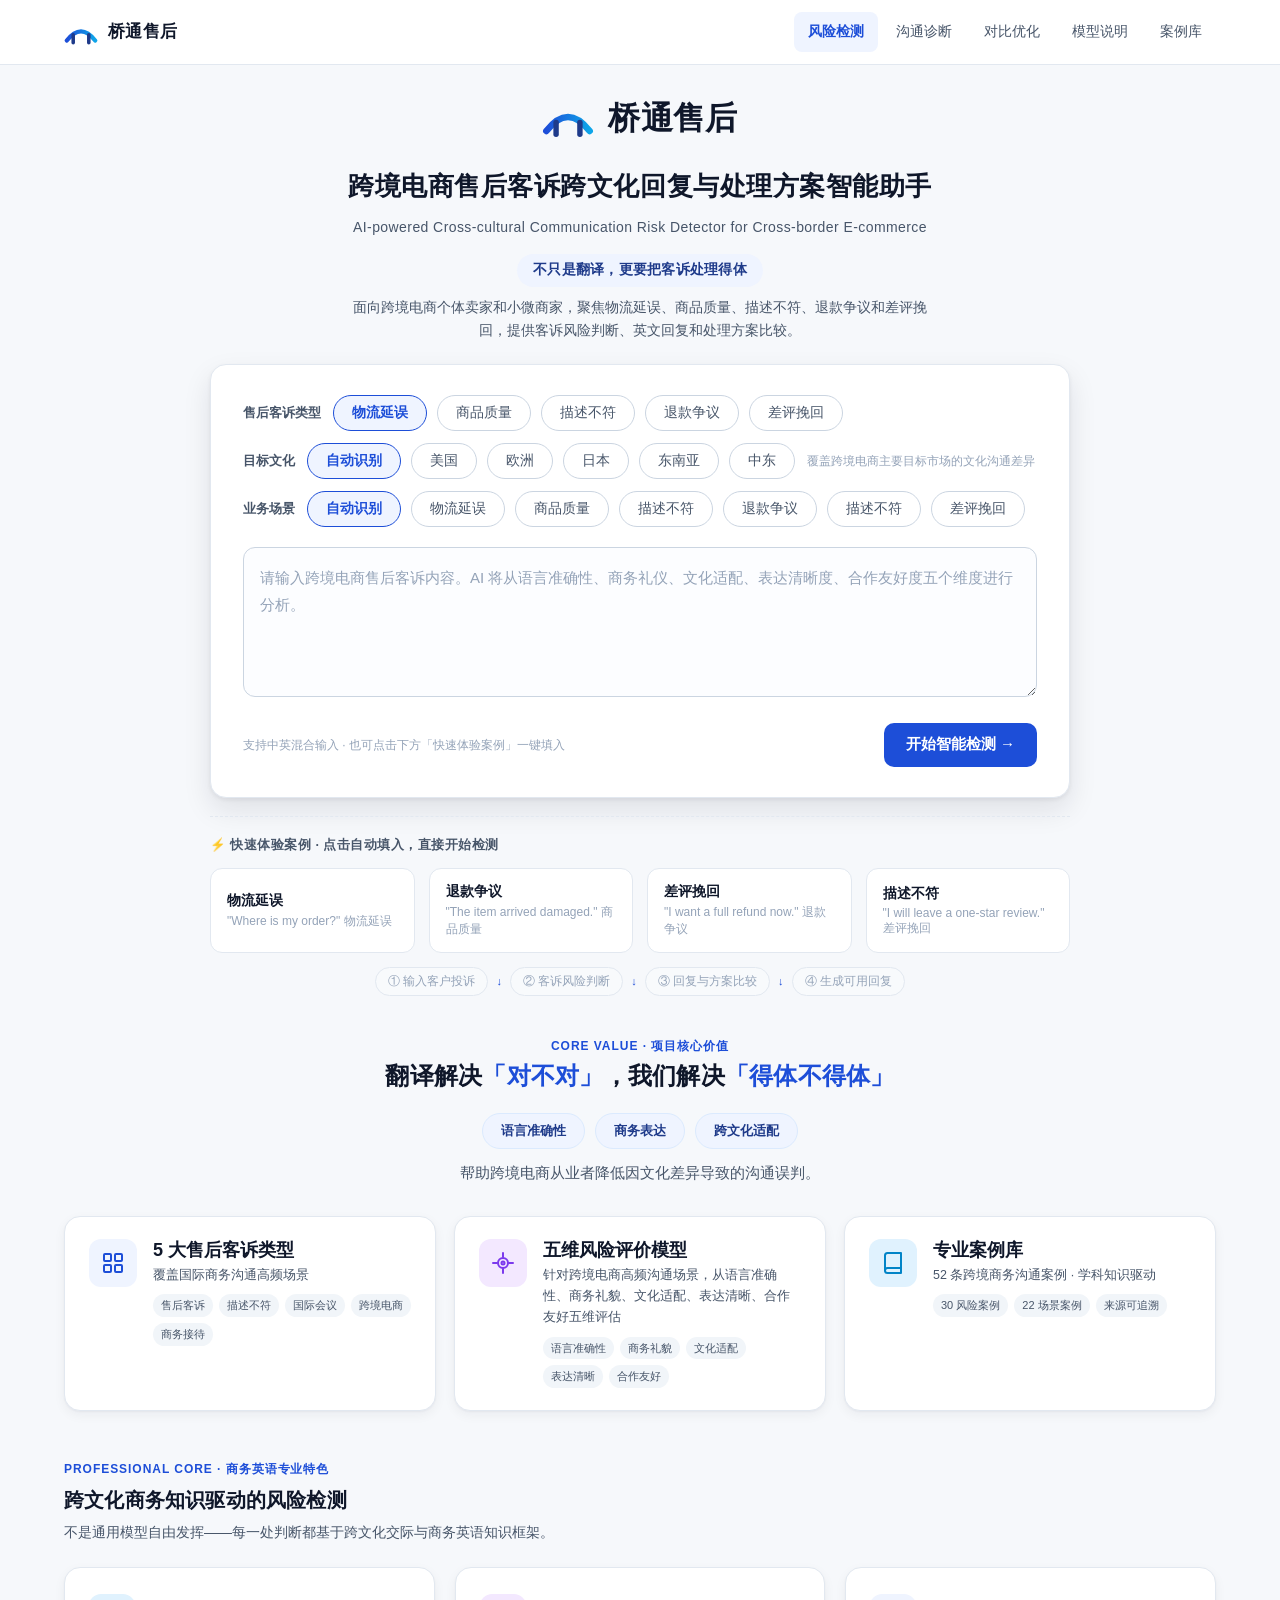
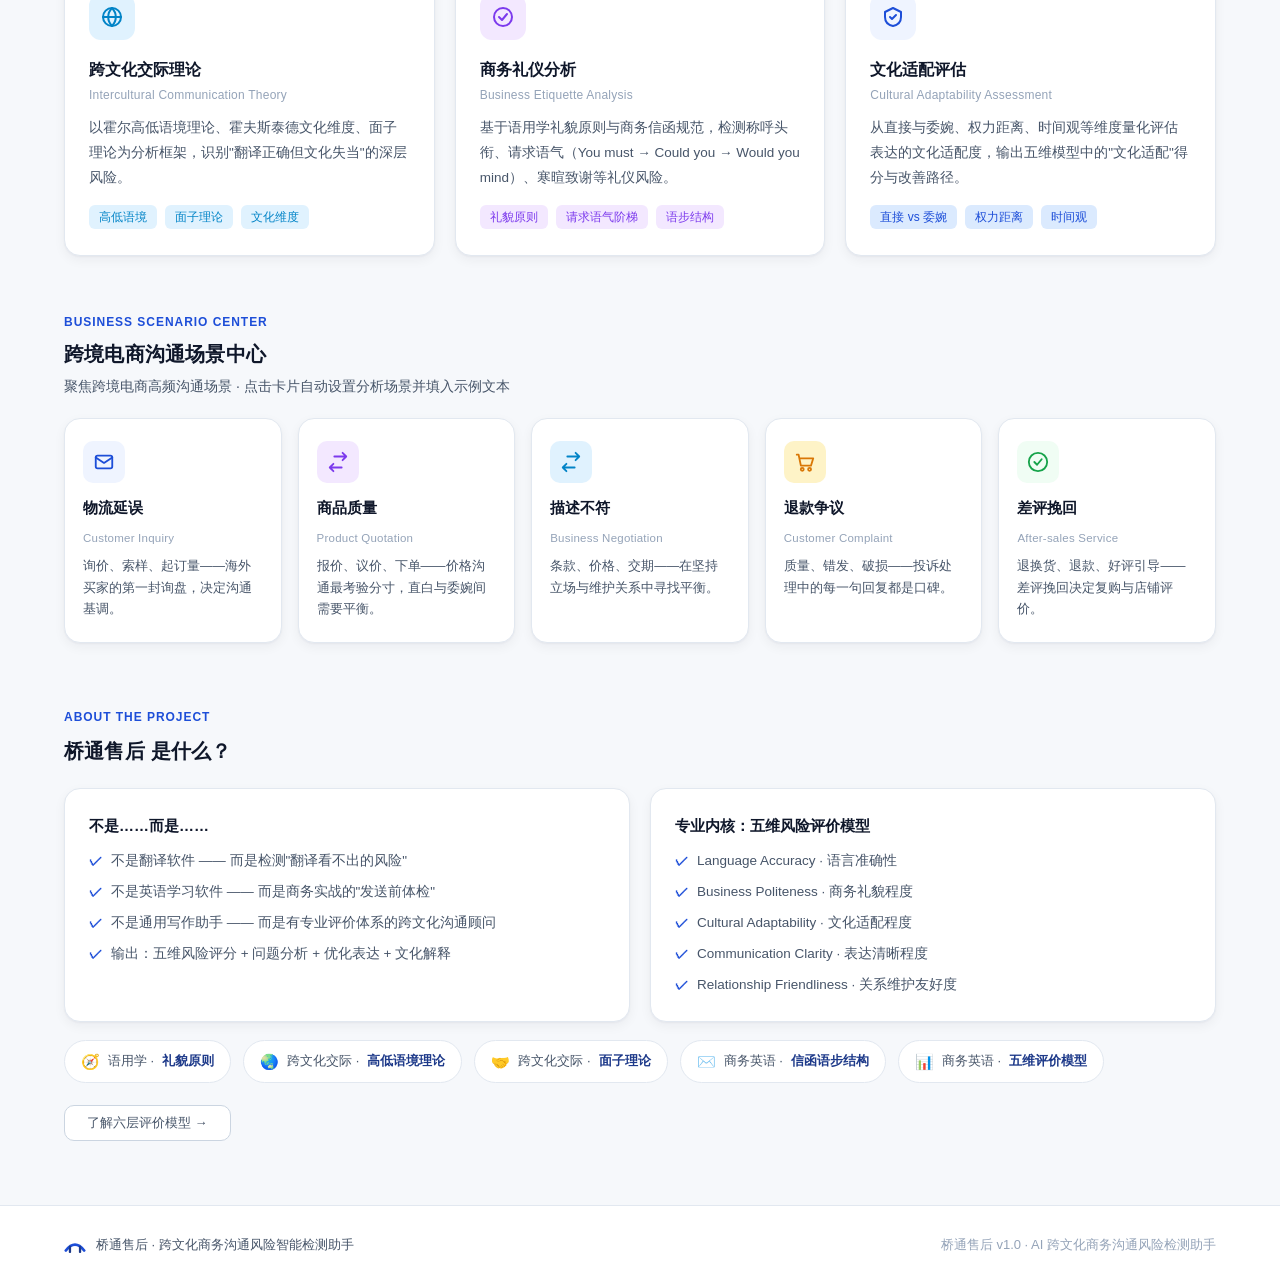
<file: frontend/index.html>
<!DOCTYPE html>
<html lang="zh-CN">
<head>
<meta charset="utf-8">
<meta name="viewport" content="width=device-width, initial-scale=1">
<title>桥通售后 · 跨境电商售后客诉跨文化回复与处理方案智能助手</title>
<link rel="stylesheet" href="assets/css/style.css">
</head>
<body>

<!-- 顶部导航 -->
<nav class="nav">
  <div class="container nav-inner">
    <a class="brand" href="index.html">
      <svg width="34" height="26" viewBox="0 0 48 32" fill="none" aria-hidden="true">
        <defs>
          <linearGradient id="bridgeG" x1="0" y1="0" x2="1" y2="0">
            <stop offset="0" stop-color="#1D4ED8"/><stop offset="1" stop-color="#0EA5E9"/>
          </linearGradient>
        </defs>
        <path d="M4 28 Q24 2 44 28" stroke="url(#bridgeG)" stroke-width="6" stroke-linecap="round"/>
        <line x1="13" y1="20" x2="13" y2="31" stroke="#1E3A8A" stroke-width="5" stroke-linecap="round"/>
        <line x1="35" y1="20" x2="35" y2="31" stroke="#1E3A8A" stroke-width="5" stroke-linecap="round"/>
      </svg>
      <span class="brand-name">桥通售后</span>
    </a>
    <button class="nav-toggle" id="navToggle" aria-label="打开菜单"><span></span><span></span><span></span></button>
    <div class="nav-links">
      <a class="nav-link" href="index.html">风险检测</a>
      <a class="nav-link" href="diagnosis.html">沟通诊断</a>
      <a class="nav-link" href="comparison.html">对比优化</a>
      <a class="nav-link" href="model.html">模型说明</a>
      <a class="nav-link" href="cases.html">案例库</a>
    </div>
  </div>
</nav>

<main class="container">

  <!-- ============ 第一层 · 核心使用区 ============ -->
  <section class="hero">
    <div class="hero-logo">
      <svg width="52" height="40" viewBox="0 0 48 32" fill="none" aria-hidden="true">
        <defs>
          <linearGradient id="bridgeGHero" x1="0" y1="0" x2="1" y2="0">
            <stop offset="0" stop-color="#1D4ED8"/><stop offset="1" stop-color="#0EA5E9"/>
          </linearGradient>
        </defs>
        <path d="M4 28 Q24 2 44 28" stroke="url(#bridgeGHero)" stroke-width="6" stroke-linecap="round"/>
        <line x1="13" y1="20" x2="13" y2="31" stroke="#1E3A8A" stroke-width="5" stroke-linecap="round"/>
        <line x1="35" y1="20" x2="35" y2="31" stroke="#1E3A8A" stroke-width="5" stroke-linecap="round"/>
      </svg>
      <span class="hero-brand">桥通售后</span>
    </div>
    <h1 class="hero-title">跨境电商售后客诉跨文化回复与处理方案智能助手</h1>
    <p class="hero-en">AI-powered Cross-cultural Communication Risk Detector for Cross-border E-commerce</p>
    <p class="hero-tagline">不只是翻译，更要把客诉处理得体</p>
    <p class="hero-sub">面向跨境电商个体卖家和小微商家，聚焦物流延误、商品质量、描述不符、退款争议和差评挽回，提供客诉风险判断、英文回复和处理方案比较。</p>
  </section>

  <!-- 核心检测（首页视觉焦点） -->
  <section class="card analyze-card">
    <div class="scene-row">
      <span class="scene-label">售后客诉类型</span>
      <div class="pills" id="scenePills">
        <button class="pill active" data-scene="ecommerce">物流延误</button>
        <button class="pill" data-scene="email">商品质量</button>
        <button class="pill" data-scene="negotiation">描述不符</button>
        <button class="pill" data-scene="customer">退款争议</button>
        <button class="pill" data-scene="customer">差评挽回</button>
      </div>
    </div>
    <div class="scene-row" style="margin-top:12px">
      <span class="scene-label">目标文化</span>
      <div class="pills" id="culturePills">
        <button class="pill active" data-culture="auto">自动识别</button>
        <button class="pill" data-culture="us">美国</button>
        <button class="pill" data-culture="europe">欧洲</button>
        <button class="pill" data-culture="japan">日本</button>
        <button class="pill" data-culture="seasia">东南亚</button>
        <button class="pill" data-culture="mideast">中东</button>
      </div>
      <span class="tiny">覆盖跨境电商主要目标市场的文化沟通差异</span>
    </div>
    <div class="scene-row" style="margin-top:12px">
      <span class="scene-label">业务场景</span>
      <div class="pills" id="bizPills">
        <button class="pill active" data-biz="auto">自动识别</button>
        <button class="pill" data-biz="inquiry">物流延误</button>
        <button class="pill" data-biz="quotation">商品质量</button>
        <button class="pill" data-biz="negotiation">描述不符</button>
        <button class="pill" data-biz="complaint">退款争议</button>
        <button class="pill" data-biz="contract">描述不符</button>
        <button class="pill" data-biz="aftersales">差评挽回</button>
      </div>
    </div>
    <textarea class="analyze-textarea" id="analyzeInput" placeholder="请输入跨境电商售后客诉内容。AI 将从语言准确性、商务礼仪、文化适配、表达清晰度、合作友好度五个维度进行分析。"></textarea>
    <div class="analyze-actions">
      <span class="demo-hint">支持中英混合输入 · 也可点击下方「快速体验案例」一键填入</span>
      <button class="btn btn-primary" id="analyzeBtn">开始智能检测 →</button>
    </div>
  </section>

  <!-- 快速体验案例 -->
  <section class="quick-exp" style="max-width:860px;margin:18px auto 0">
    <div class="quick-exp-label">⚡ 快速体验案例 · 点击自动填入，直接开始检测</div>
    <div class="quick-exp-grid" style="grid-template-columns:repeat(4,1fr)">
      <button class="quick-card" data-demo="price"><b>物流延误</b><span>"Where is my order?" 物流延误</span></button>
      <button class="quick-card" data-demo="complaint"><b>退款争议</b><span>"The item arrived damaged." 商品质量</span></button>
      <button class="quick-card" data-demo="refund"><b>差评挽回</b><span>"I want a full refund now." 退款争议</span></button>
      <button class="quick-card" data-demo="competitive"><b>描述不符</b><span>"I will leave a one-star review." 差评挽回</span></button>
    </div>
    <div class="flow-strip" style="margin-top:14px">
      <span class="f-step">① 输入客户投诉</span><span class="f-arr">↓</span>
      <span class="f-step">② 客诉风险判断</span><span class="f-arr">↓</span>
      <span class="f-step">③ 回复与方案比较</span><span class="f-arr">↓</span>
      <span class="f-step">④ 生成可用回复</span>
    </div>
  </section>

  <!-- ============ 第二层 · 产品专业能力 ============ -->
  <section class="positioning">
    <p class="eyebrow">Core Value · 项目核心价值</p>
    <div class="pos-statement">翻译解决<span class="hl">「对不对」</span>，我们解决<span class="hl">「得体不得体」</span></div>
    <div class="pos-points">
      <span class="pos-point">语言准确性</span>
      <span class="pos-point">商务表达</span>
      <span class="pos-point">跨文化适配</span>
    </div>
    <p class="pos-sub">帮助跨境电商从业者降低因文化差异导致的沟通误判。</p>

    <!-- 核心指标 -->
    <div class="core-stats">
      <div class="core-stat">
        <div class="cs-icon" style="background:#EFF4FF">
          <svg width="24" height="24" viewBox="0 0 24 24" fill="none" stroke="#1D4ED8" stroke-width="2" stroke-linecap="round" stroke-linejoin="round"><rect x="3" y="3" width="7" height="7" rx="1"/><rect x="14" y="3" width="7" height="7" rx="1"/><rect x="3" y="14" width="7" height="7" rx="1"/><rect x="14" y="14" width="7" height="7" rx="1"/></svg>
        </div>
        <div>
          <b class="tabular">5 大售后客诉类型</b>
          <div class="cs-sub">覆盖国际商务沟通高频场景</div>
          <div class="cs-tags">
            <span class="cs-tag">售后客诉</span><span class="cs-tag">描述不符</span>
            <span class="cs-tag">国际会议</span><span class="cs-tag">跨境电商</span><span class="cs-tag">商务接待</span>
          </div>
        </div>
      </div>
      <div class="core-stat">
        <div class="cs-icon" style="background:#F3E8FF">
          <svg width="24" height="24" viewBox="0 0 24 24" fill="none" stroke="#7C3AED" stroke-width="2" stroke-linecap="round" stroke-linejoin="round"><path d="M12 2v4M12 18v4M2 12h4M18 12h4"/><circle cx="12" cy="12" r="5"/><circle cx="12" cy="12" r="1.5"/></svg>
        </div>
        <div>
          <b class="tabular">五维风险评价模型</b>
          <div class="cs-sub">针对跨境电商高频沟通场景，从语言准确性、商务礼貌、文化适配、表达清晰、合作友好五维评估</div>
          <div class="cs-tags">
            <span class="cs-tag">语言准确性</span><span class="cs-tag">商务礼貌</span>
            <span class="cs-tag">文化适配</span><span class="cs-tag">表达清晰</span><span class="cs-tag">合作友好</span>
          </div>
        </div>
      </div>
      <div class="core-stat">
        <div class="cs-icon" style="background:#E0F2FE">
          <svg width="24" height="24" viewBox="0 0 24 24" fill="none" stroke="#0284C7" stroke-width="2" stroke-linecap="round" stroke-linejoin="round"><path d="M4 19.5A2.5 2.5 0 016.5 17H20V2H6.5A2.5 2.5 0 004 4.5v15z"/><path d="M4 19.5A2.5 2.5 0 006.5 22H20v-5"/></svg>
        </div>
        <div>
          <b class="tabular">专业案例库</b>
          <div class="cs-sub">52 条跨境商务沟通案例 · 学科知识驱动</div>
          <div class="cs-tags">
            <span class="cs-tag">30 风险案例</span><span class="cs-tag">22 场景案例</span>
            <span class="cs-tag">来源可追溯</span>
          </div>
        </div>
      </div>
    </div>
  </section>

  <!-- 商务英语专业特色三卡 -->
  <section class="feature-section">
    <p class="eyebrow">Professional Core · 商务英语专业特色</p>
    <h2 class="section-title" style="margin-top:4px">跨文化商务知识驱动的风险检测</h2>
    <p class="section-sub">不是通用模型自由发挥——每一处判断都基于跨文化交际与商务英语知识框架。</p>
    <div class="feature-grid">
      <div class="card card-hover feature-card">
        <div class="value-icon" style="background:#E0F2FE">
          <svg width="24" height="24" viewBox="0 0 24 24" fill="none" stroke="#0284C7" stroke-width="2" stroke-linecap="round" stroke-linejoin="round"><circle cx="12" cy="12" r="9"/><path d="M3 12h18M12 3c2.5 2.6 3.8 5.7 3.8 9S14.5 18.4 12 21c-2.5-2.6-3.8-5.7-3.8-9S9.5 5.6 12 3z"/></svg>
        </div>
        <div class="fc-title">跨文化交际理论</div>
        <div class="fc-en">Intercultural Communication Theory</div>
        <p class="fc-desc">以霍尔高低语境理论、霍夫斯泰德文化维度、面子理论为分析框架，识别"翻译正确但文化失当"的深层风险。</p>
        <div class="fc-tags">
          <span class="tag tag-cyan">高低语境</span>
          <span class="tag tag-cyan">面子理论</span>
          <span class="tag tag-cyan">文化维度</span>
        </div>
      </div>
      <div class="card card-hover feature-card">
        <div class="value-icon" style="background:#F3E8FF">
          <svg width="24" height="24" viewBox="0 0 24 24" fill="none" stroke="#7C3AED" stroke-width="2" stroke-linecap="round" stroke-linejoin="round"><path d="M8 12l3 3 5-6"/><circle cx="12" cy="12" r="9"/></svg>
        </div>
        <div class="fc-title">商务礼仪分析</div>
        <div class="fc-en">Business Etiquette Analysis</div>
        <p class="fc-desc">基于语用学礼貌原则与商务信函规范，检测称呼头衔、请求语气（You must → Could you → Would you mind）、寒暄致谢等礼仪风险。</p>
        <div class="fc-tags">
          <span class="tag tag-purple">礼貌原则</span>
          <span class="tag tag-purple">请求语气阶梯</span>
          <span class="tag tag-purple">语步结构</span>
        </div>
      </div>
      <div class="card card-hover feature-card">
        <div class="value-icon" style="background:#EFF4FF">
          <svg width="24" height="24" viewBox="0 0 24 24" fill="none" stroke="#1D4ED8" stroke-width="2" stroke-linecap="round" stroke-linejoin="round"><path d="M12 3l8 4v5c0 5-3.5 8-8 9-4.5-1-8-4-8-9V7l8-4z"/><path d="M9 12l2 2 4-4"/></svg>
        </div>
        <div class="fc-title">文化适配评估</div>
        <div class="fc-en">Cultural Adaptability Assessment</div>
        <p class="fc-desc">从直接与委婉、权力距离、时间观等维度量化评估表达的文化适配度，输出五维模型中的"文化适配"得分与改善路径。</p>
        <div class="fc-tags">
          <span class="tag tag-blue">直接 vs 委婉</span>
          <span class="tag tag-blue">权力距离</span>
          <span class="tag tag-blue">时间观</span>
        </div>
      </div>
    </div>
  </section>

  <!-- ============ 第三层 · 项目介绍/价值说明 ============ -->
  <section class="scene-center">
    <p class="eyebrow">Business Scenario Center</p>
    <h2 class="section-title" style="margin-top:4px">跨境电商沟通场景中心</h2>
    <p class="section-sub">聚焦跨境电商高频沟通场景 · 点击卡片自动设置分析场景并填入示例文本</p>
    <div class="scene-grid" id="sceneGrid">
      <div class="card card-hover scene-card" data-scene="ecommerce" data-text="We are interested in your product. Could you please send us your price list and MOQ?">
        <div class="scene-icon" style="background:#EFF4FF">
          <svg width="22" height="22" viewBox="0 0 24 24" fill="none" stroke="#1D4ED8" stroke-width="2" stroke-linecap="round" stroke-linejoin="round"><rect x="3" y="5" width="18" height="14" rx="2"/><path d="M3 7l9 6 9-6"/></svg>
        </div>
        <div class="scene-name">物流延误</div>
        <div class="scene-en">Customer Inquiry</div>
        <div class="scene-desc">询价、索样、起订量——海外买家的第一封询盘，决定沟通基调。</div>
        <div class="scene-hint">✓ 已选择，自动填入输入框</div>
      </div>
      <div class="card card-hover scene-card" data-scene="email" data-text="We have received your quotation, but your price is too expensive. Please give us a better price.">
        <div class="scene-icon" style="background:#F3E8FF">
          <svg width="22" height="22" viewBox="0 0 24 24" fill="none" stroke="#7C3AED" stroke-width="2" stroke-linecap="round" stroke-linejoin="round"><path d="M17 2l4 4-4 4M21 6H8M7 22l-4-4 4-4M3 18h13"/></svg>
        </div>
        <div class="scene-name">商品质量</div>
        <div class="scene-en">Product Quotation</div>
        <div class="scene-desc">报价、议价、下单——价格沟通最考验分寸，直白与委婉间需要平衡。</div>
        <div class="scene-hint">✓ 已选择，自动填入输入框</div>
      </div>
      <div class="card card-hover scene-card" data-scene="negotiation" data-text="Your price is unacceptable. We will find another supplier.">
        <div class="scene-icon" style="background:#E0F2FE">
          <svg width="22" height="22" viewBox="0 0 24 24" fill="none" stroke="#0284C7" stroke-width="2" stroke-linecap="round" stroke-linejoin="round"><path d="M17 2l4 4-4 4M21 6H8M7 22l-4-4 4-4M3 18h13"/></svg>
        </div>
        <div class="scene-name">描述不符</div>
        <div class="scene-en">Business Negotiation</div>
        <div class="scene-desc">条款、价格、交期——在坚持立场与维护关系中寻找平衡。</div>
        <div class="scene-hint">✓ 已选择，自动填入输入框</div>
      </div>
      <div class="card card-hover scene-card" data-scene="customer" data-text="Your products are terrible. We want a full refund now.">
        <div class="scene-icon" style="background:#FEF3C7">
          <svg width="22" height="22" viewBox="0 0 24 24" fill="none" stroke="#D97706" stroke-width="2" stroke-linecap="round" stroke-linejoin="round"><circle cx="9" cy="20" r="1.6"/><circle cx="17" cy="20" r="1.6"/><path d="M3 4h2l2.5 12h11L21 8H6"/></svg>
        </div>
        <div class="scene-name">退款争议</div>
        <div class="scene-en">Customer Complaint</div>
        <div class="scene-desc">质量、错发、破损——投诉处理中的每一句回复都是口碑。</div>
        <div class="scene-hint">✓ 已选择，自动填入输入框</div>
      </div>
      <div class="card card-hover scene-card" data-scene="customer" data-text="Just give me a refund.">
        <div class="scene-icon" style="background:#F0FDF4">
          <svg width="22" height="22" viewBox="0 0 24 24" fill="none" stroke="#16A34A" stroke-width="2" stroke-linecap="round" stroke-linejoin="round"><path d="M12 2a10 10 0 100 20 10 10 0 000-20z"/><path d="M8 12l3 3 5-6"/></svg>
        </div>
        <div class="scene-name">差评挽回</div>
        <div class="scene-en">After-sales Service</div>
        <div class="scene-desc">退换货、退款、好评引导——差评挽回决定复购与店铺评价。</div>
        <div class="scene-hint">✓ 已选择，自动填入输入框</div>
      </div>
    </div>
  </section>

  <!-- 项目说明 -->
  <section class="about" id="about">
    <p class="eyebrow">About the Project</p>
    <h2 class="section-title" style="margin-top:6px">桥通售后 是什么？</h2>
    <div class="about-grid">
      <div class="card about-card">
        <div class="value-title" style="font-size:15px">不是……而是……</div>
        <ul class="about-list" style="margin-top:12px">
          <li>不是翻译软件 —— 而是检测"翻译看不出的风险"</li>
          <li>不是英语学习软件 —— 而是商务实战的"发送前体检"</li>
          <li>不是通用写作助手 —— 而是有专业评价体系的跨文化沟通顾问</li>
          <li>输出：五维风险评分 + 问题分析 + 优化表达 + 文化解释</li>
        </ul>
      </div>
      <div class="card about-card">
        <div class="value-title" style="font-size:15px">专业内核：五维风险评价模型</div>
        <ul class="about-list" style="margin-top:12px">
          <li>Language Accuracy · 语言准确性</li>
          <li>Business Politeness · 商务礼貌程度</li>
          <li>Cultural Adaptability · 文化适配程度</li>
          <li>Communication Clarity · 表达清晰程度</li>
          <li>Relationship Friendliness · 关系维护友好度</li>
        </ul>
      </div>
    </div>
    <!-- 商务英语学科基因 -->
    <div class="pro-gene">
      <span class="gene-chip"><span class="g-ic">🧭</span>语用学 · <b>礼貌原则</b></span>
      <span class="gene-chip"><span class="g-ic">🌏</span>跨文化交际 · <b>高低语境理论</b></span>
      <span class="gene-chip"><span class="g-ic">🤝</span>跨文化交际 · <b>面子理论</b></span>
      <span class="gene-chip"><span class="g-ic">✉️</span>商务英语 · <b>信函语步结构</b></span>
      <span class="gene-chip"><span class="g-ic">📊</span>商务英语 · <b>五维评价模型</b></span>
    </div>
    <div style="margin-top:22px">
      <a class="btn btn-ghost" href="model.html">了解六层评价模型 →</a>
    </div>
  </section>

</main>

<footer class="footer">
  <div class="container footer-inner">
    <div class="footer-brand">
      <svg width="22" height="16" viewBox="0 0 48 32" fill="none" aria-hidden="true">
        <path d="M4 28 Q24 2 44 28" stroke="#1D4ED8" stroke-width="6" stroke-linecap="round"/>
        <line x1="13" y1="20" x2="13" y2="31" stroke="#1E3A8A" stroke-width="5" stroke-linecap="round"/>
        <line x1="35" y1="20" x2="35" y2="31" stroke="#1E3A8A" stroke-width="5" stroke-linecap="round"/>
      </svg>
      <span>桥通售后 · 跨文化商务沟通风险智能检测助手</span>
    </div>
    <div class="footer-note">桥通售后 v1.0 · AI 跨文化商务沟通风险检测助手</div>
  </div>
</footer>

<!-- 分析动画浮层 -->
<div class="overlay" id="analyzeOverlay">
  <div class="analyzing">
    <h3>桥通售后 正在分析</h3>
    <p class="analyzing-sub">AI-powered risk detection in progress…</p>
    <div class="steps" id="stepsBox"></div>
  </div>
</div>

<script src="assets/js/mockdata.js"></script>
<script src="assets/js/api.js"></script>
<script src="assets/js/app.js"></script>
</body>
</html>
</file>
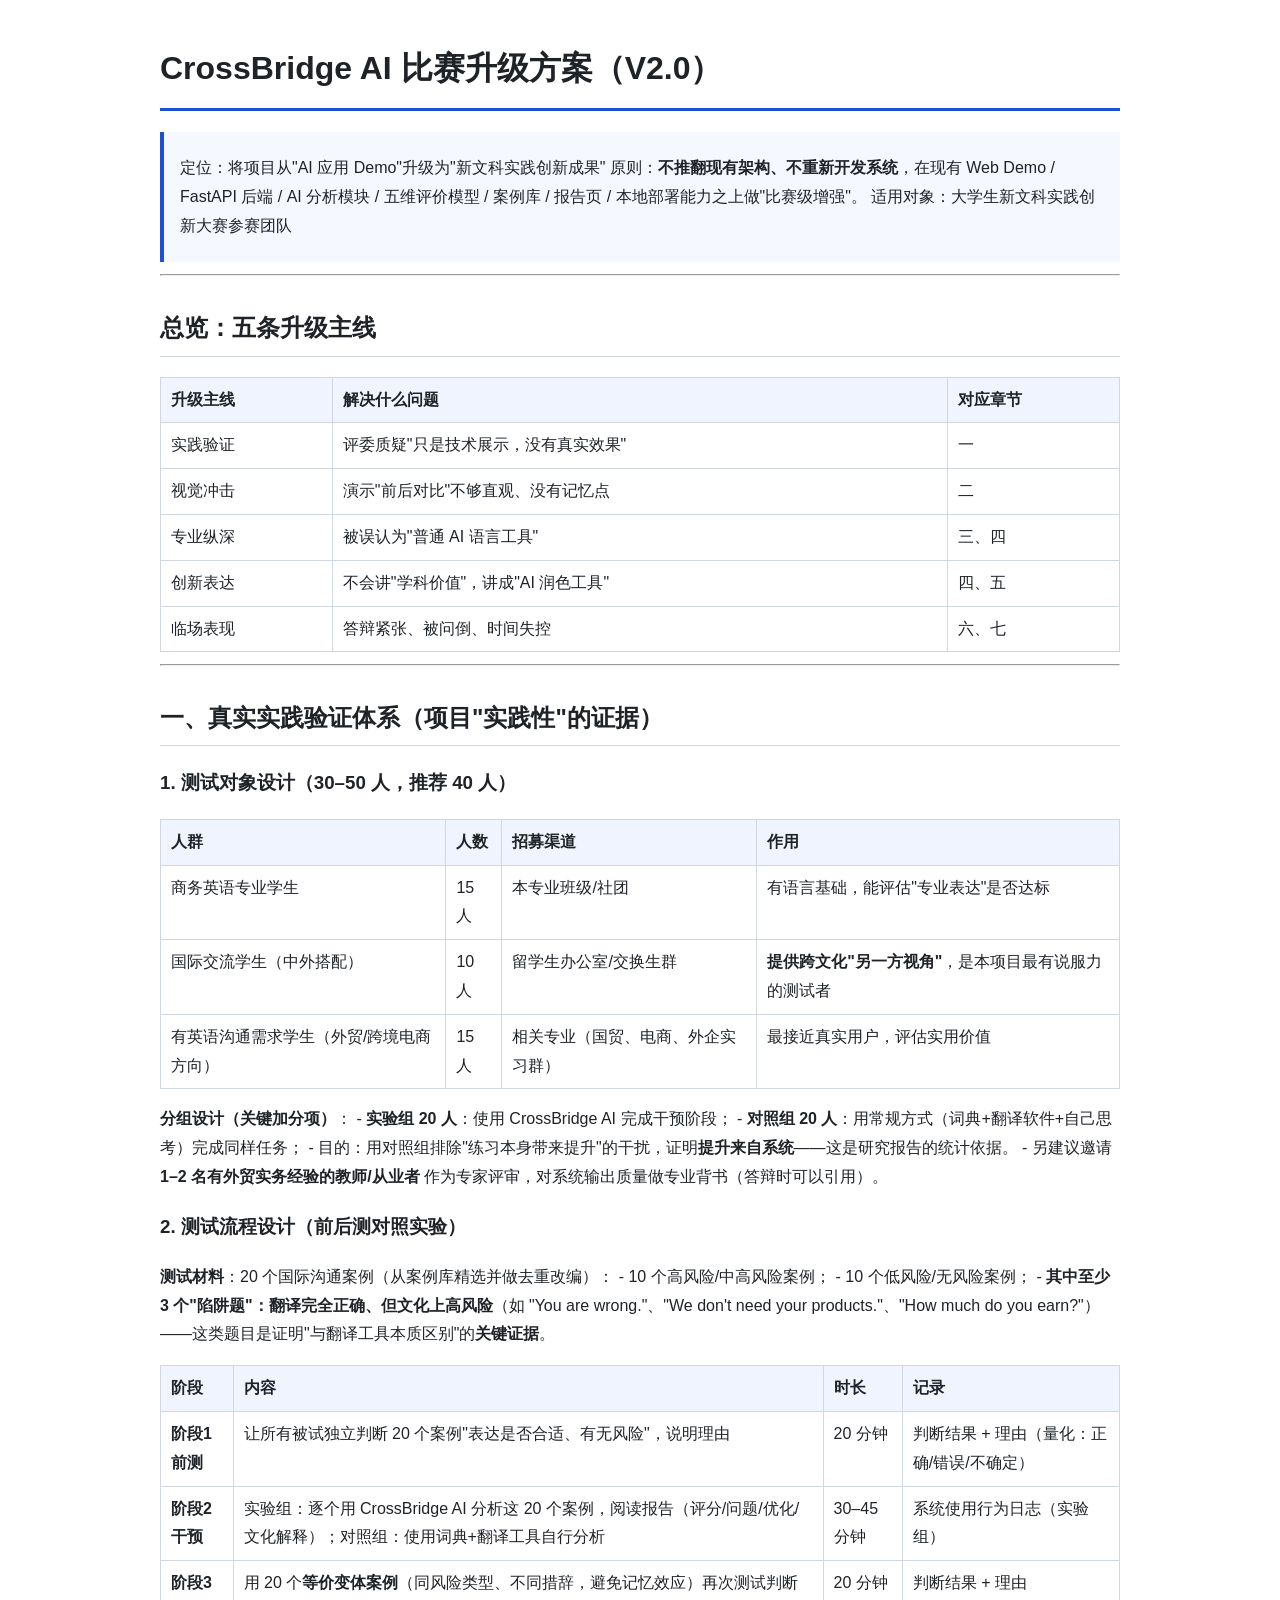
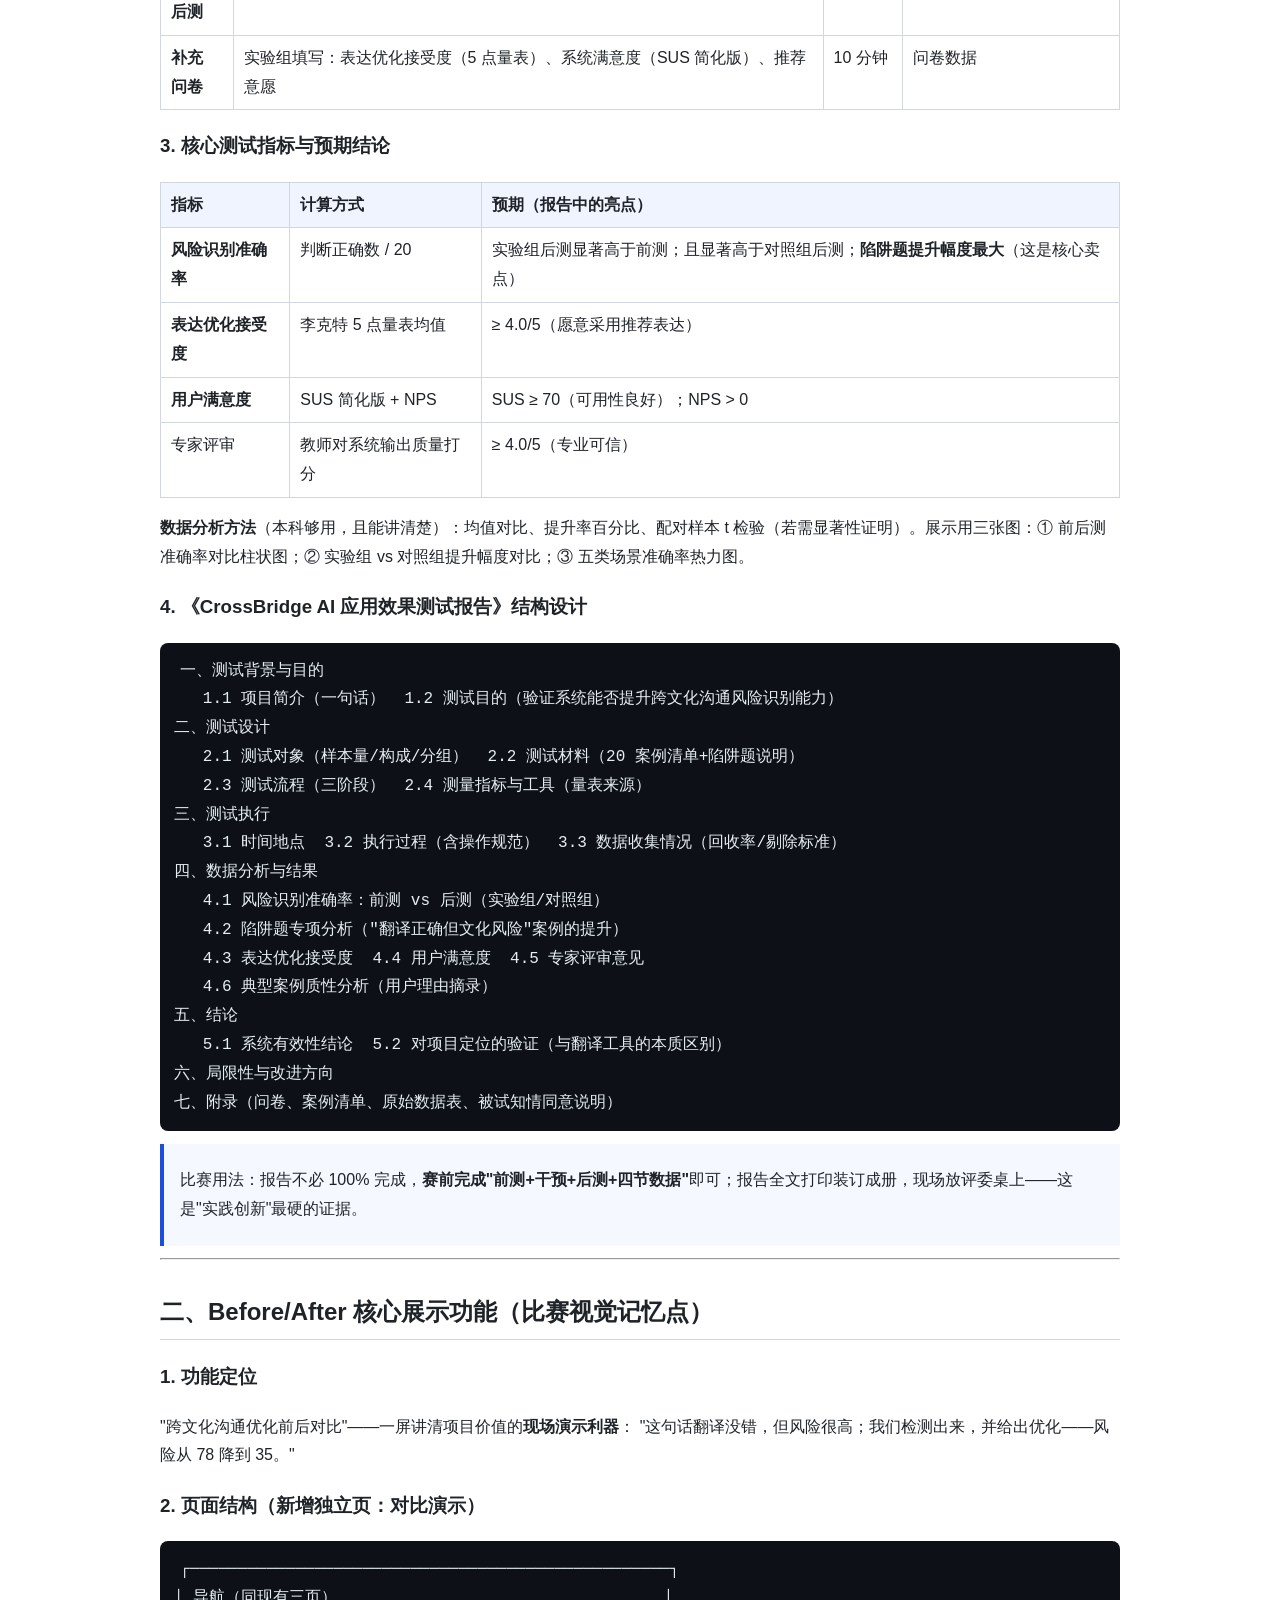
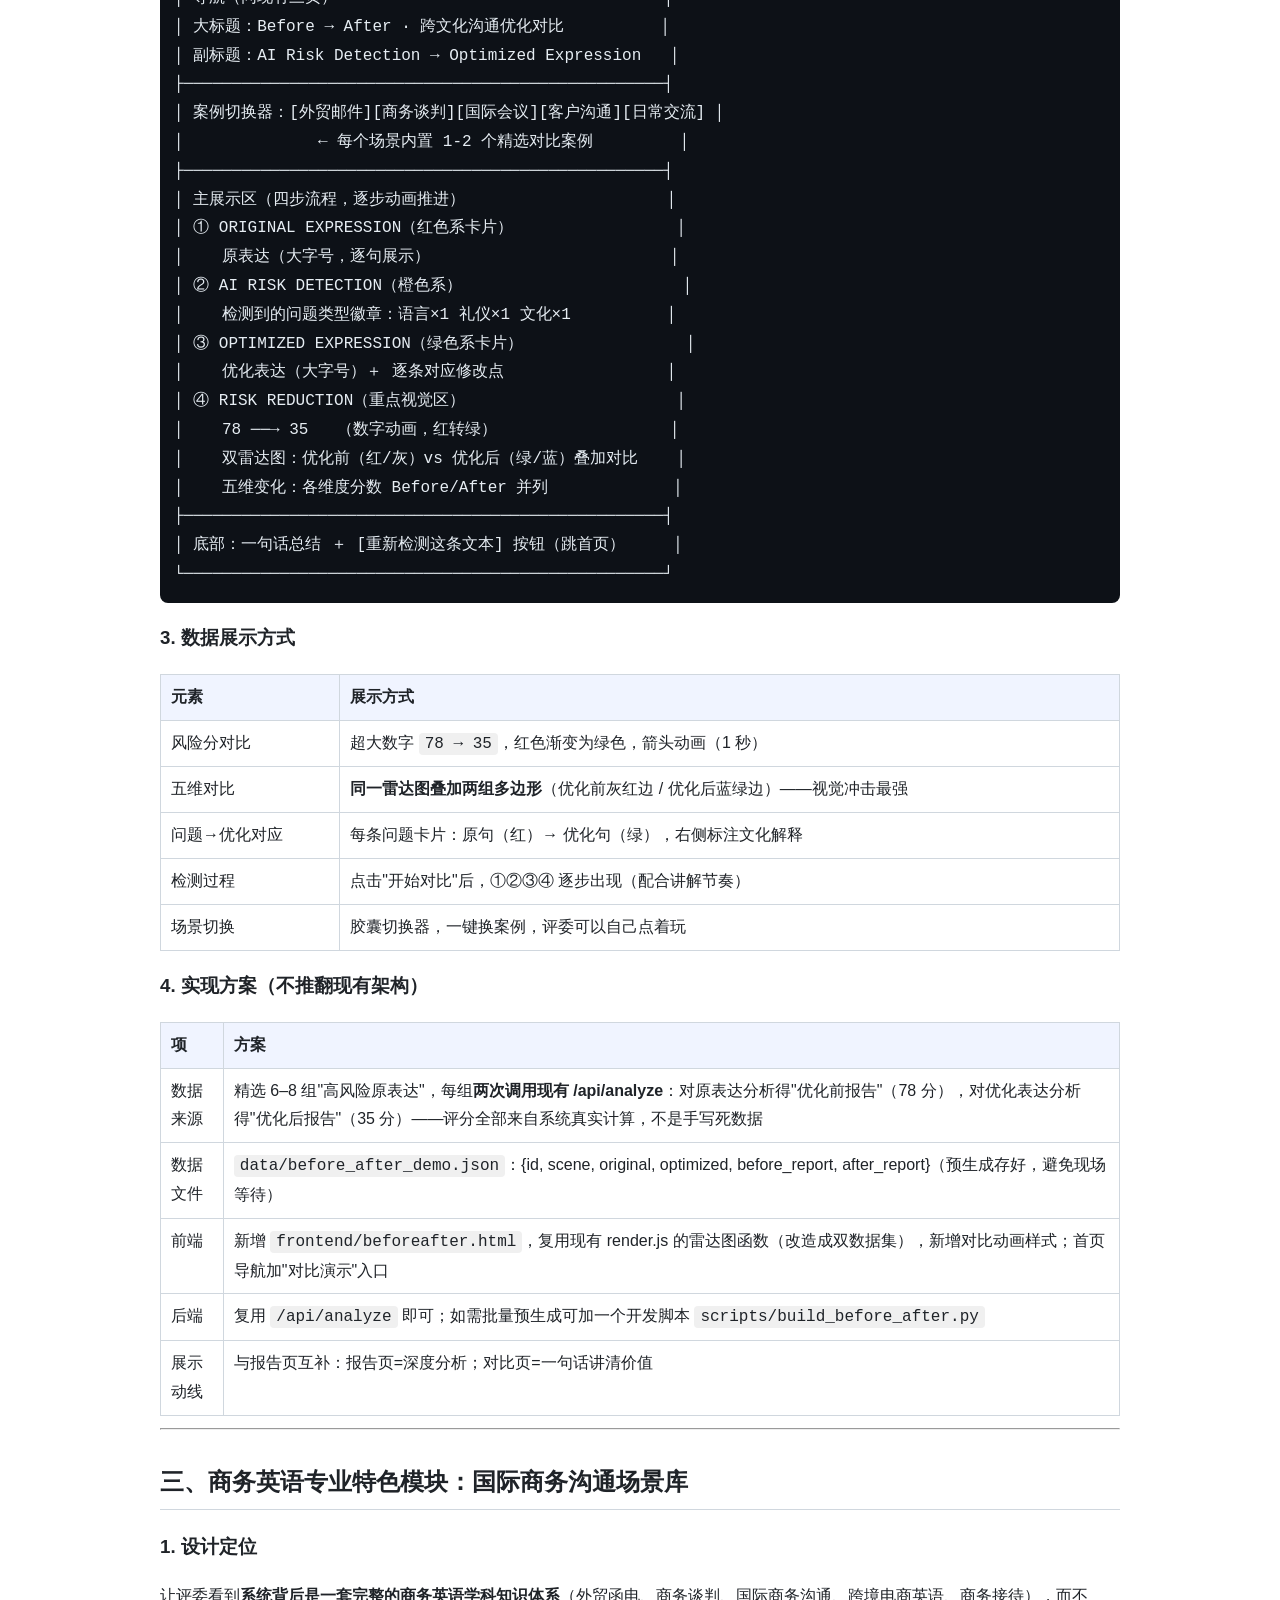
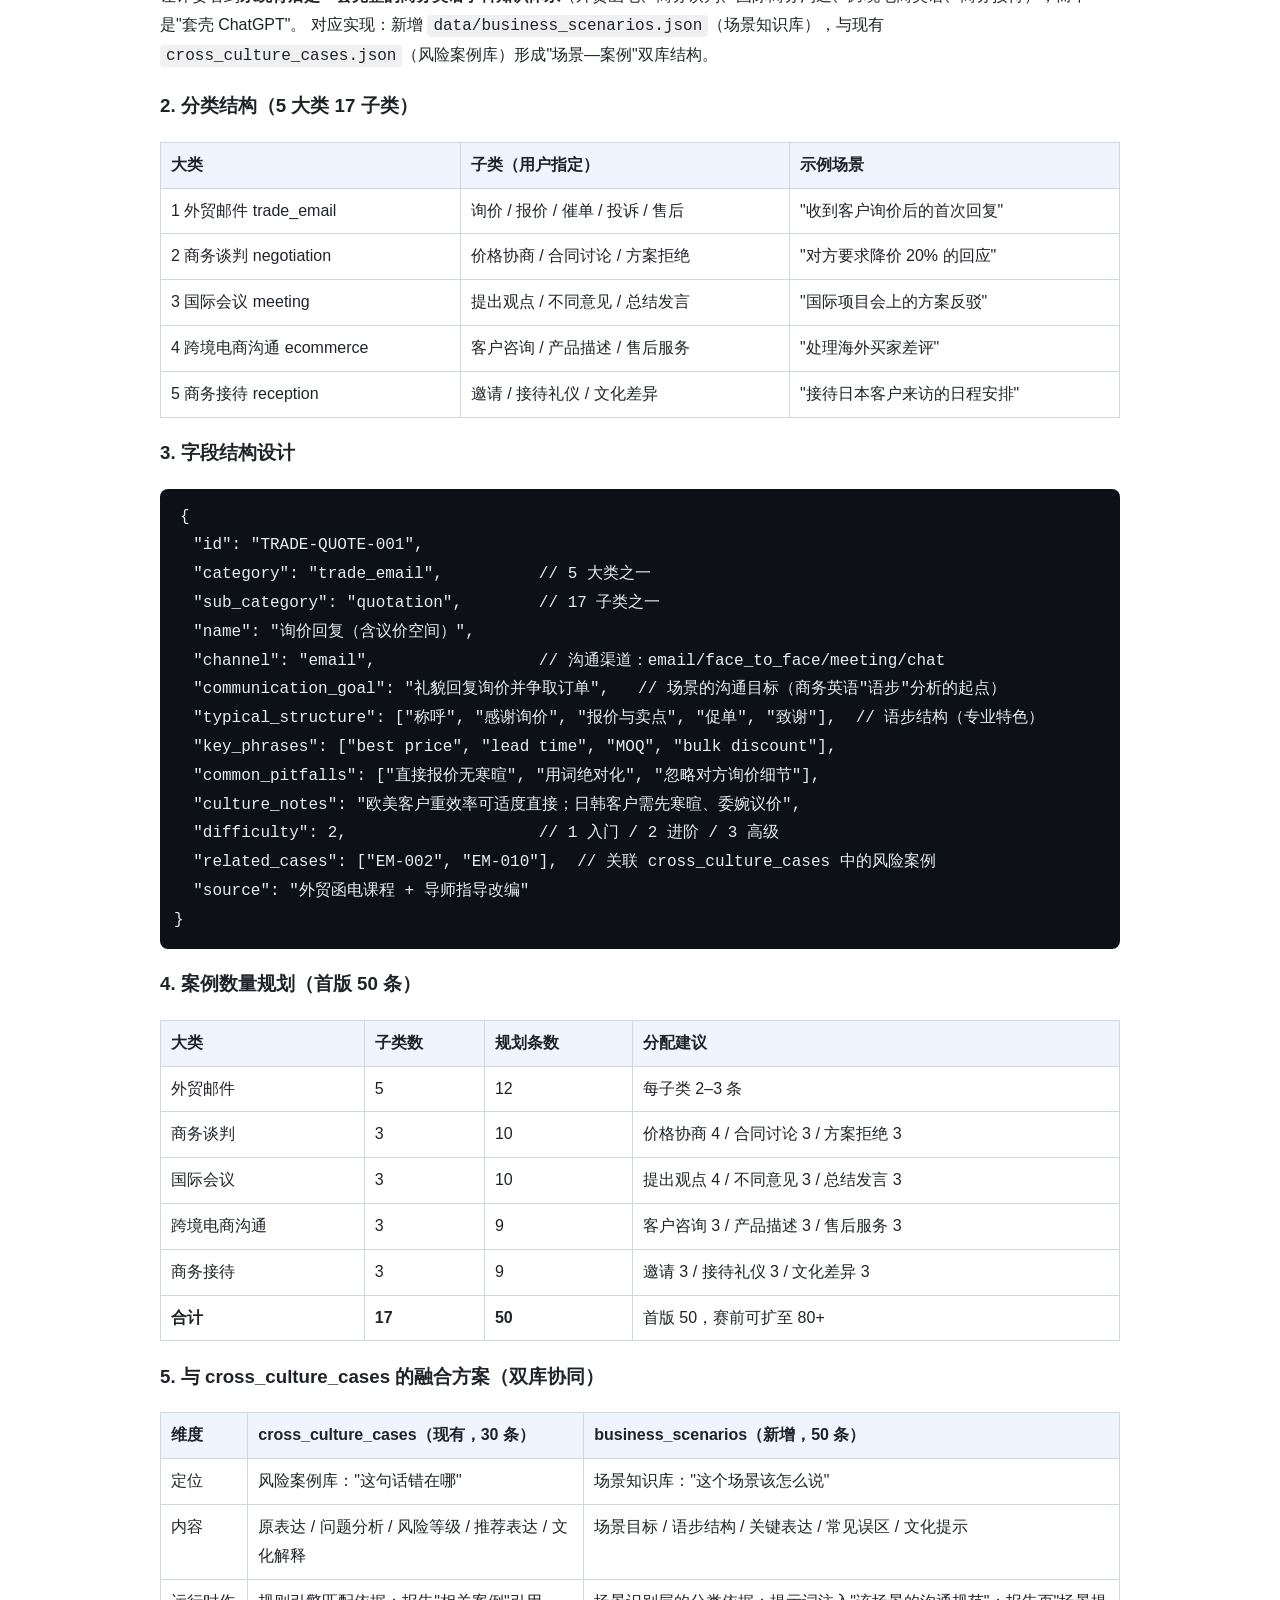
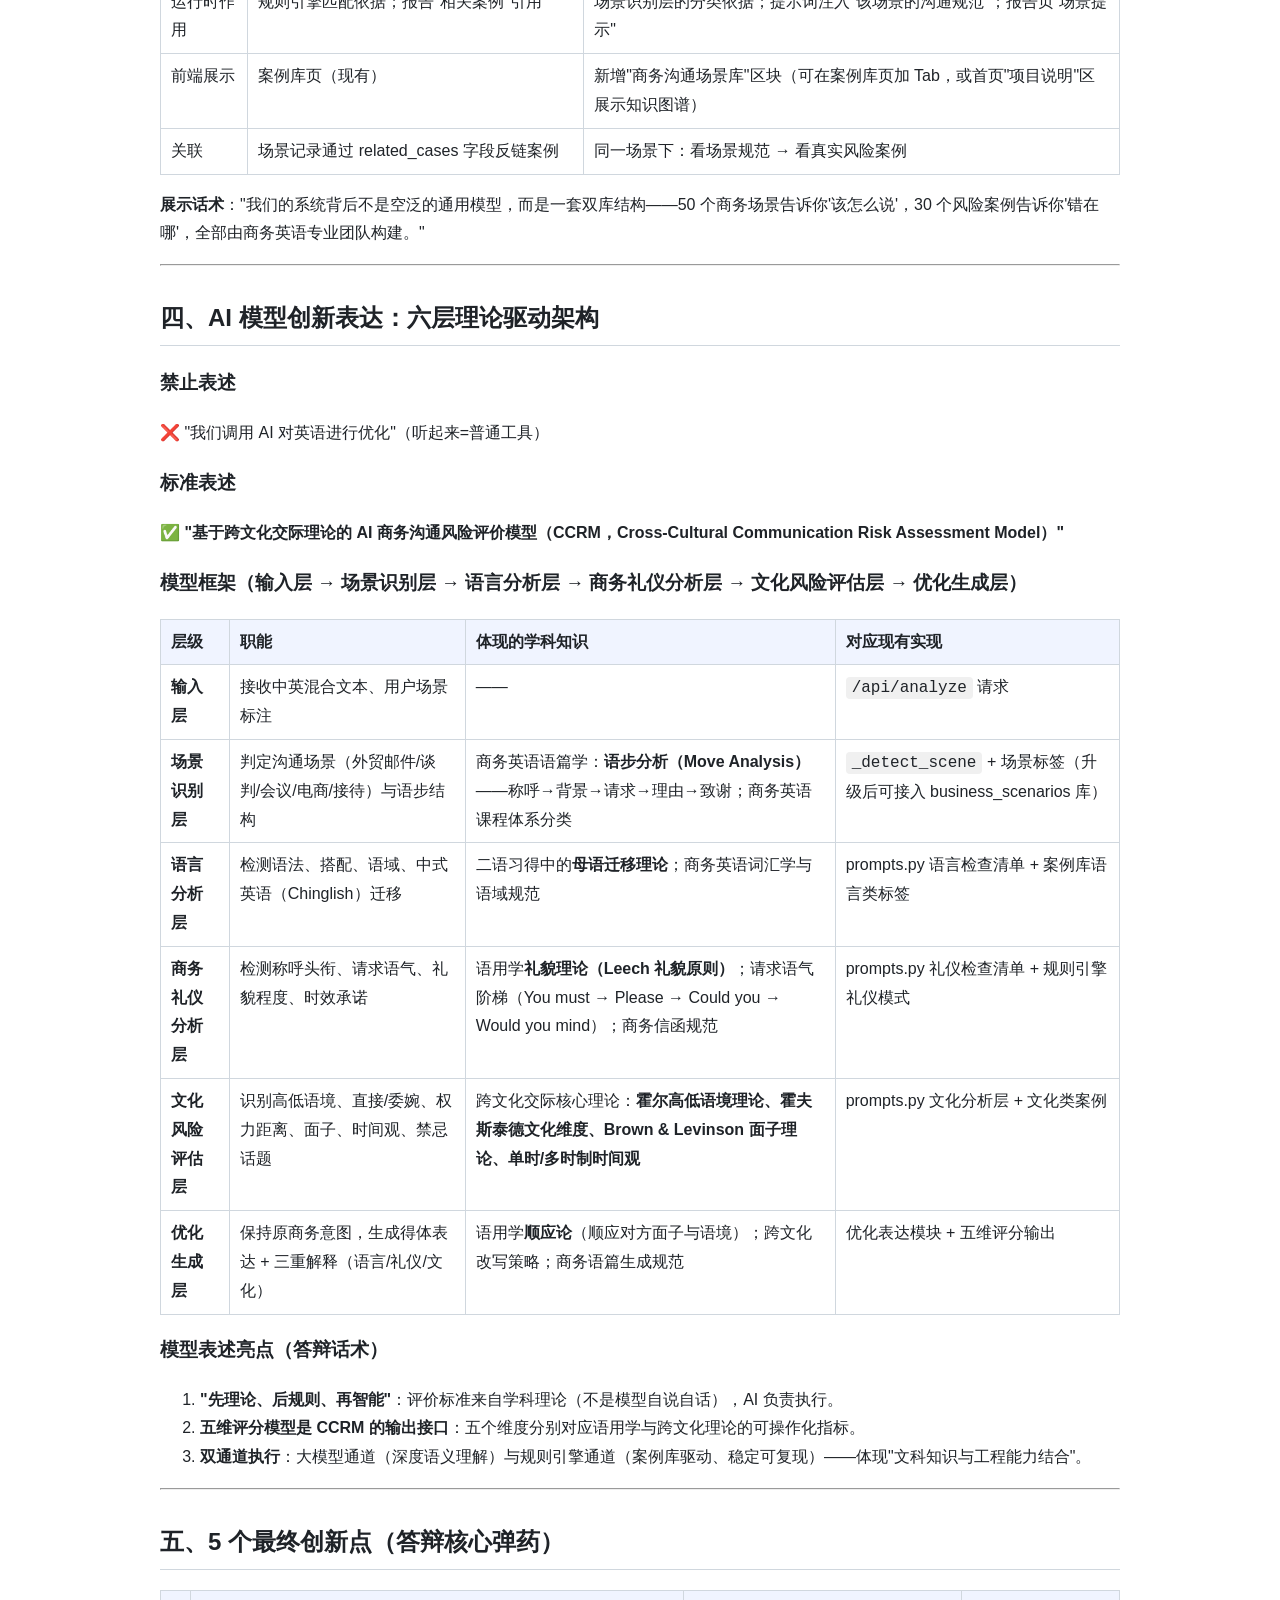
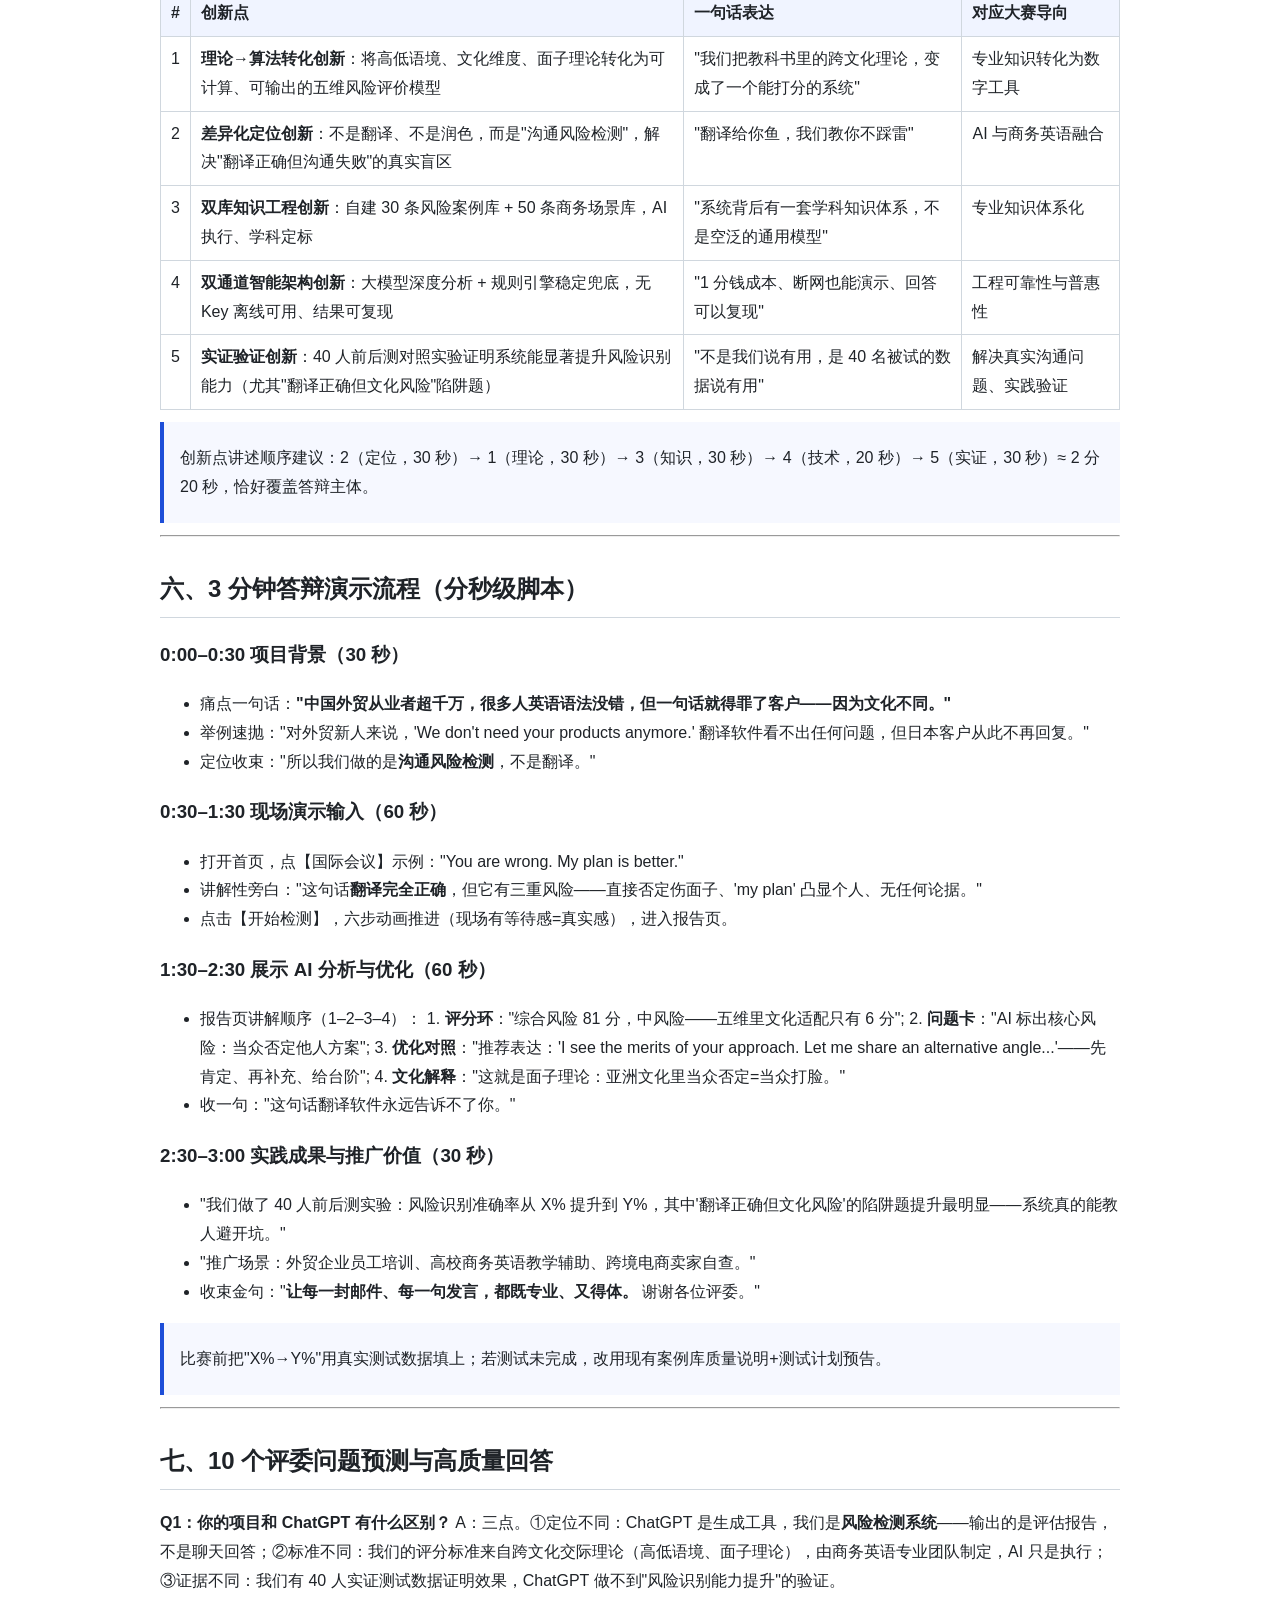
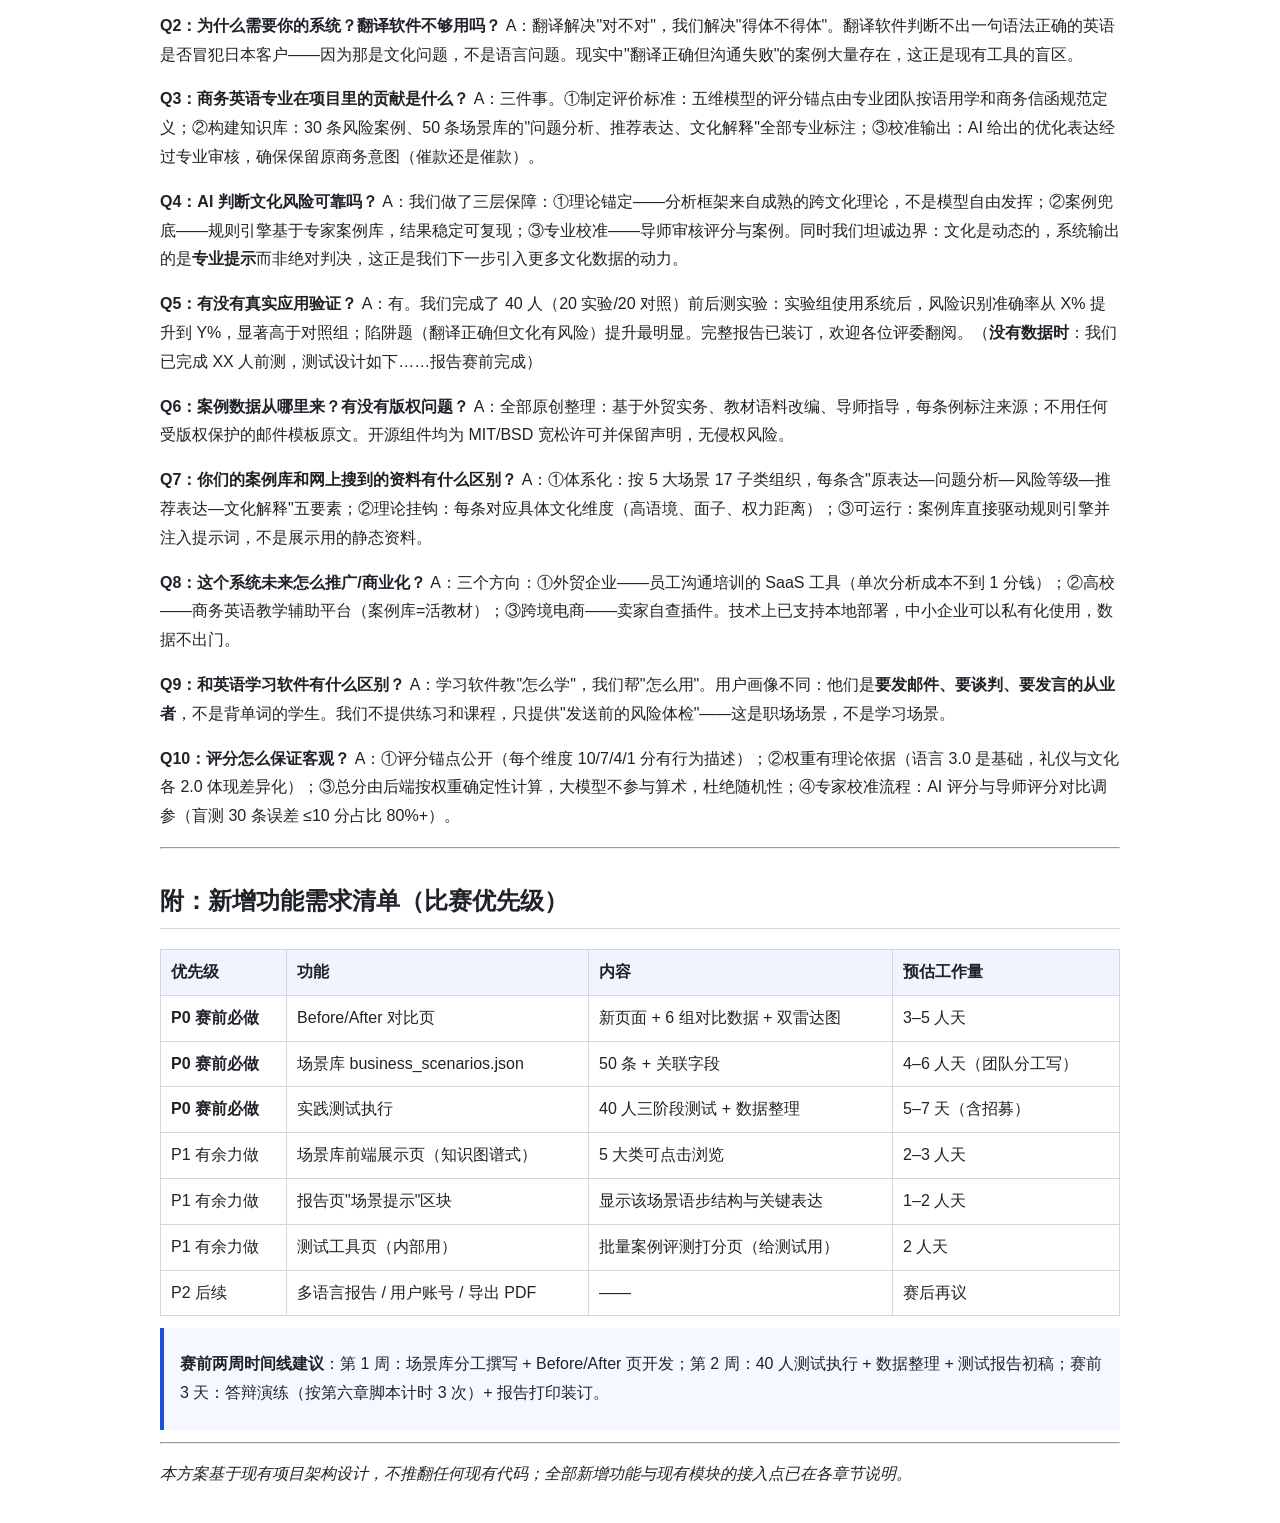
<file: docs/02_比赛升级方案.html>
<!DOCTYPE html><html lang="zh-CN"><head><meta charset="utf-8"><title>CrossBridge AI 文档</title><style>body{font-family:"Microsoft YaHei",sans-serif;max-width:960px;margin:40px auto;padding:0 24px;line-height:1.8;color:#1f2328}table{border-collapse:collapse;width:100%;margin:12px 0}th,td{border:1px solid #d0d7de;padding:8px 10px;text-align:left;vertical-align:top}th{background:#f0f4ff}code{background:#f0f0f0;padding:2px 6px;border-radius:4px;font-family:Consolas,monospace}pre{background:#0d1117;color:#e6edf3;padding:14px;border-radius:8px;overflow-x:auto}pre code{background:none;color:inherit}h1{border-bottom:3px solid #1D4ED8;padding-bottom:10px}h2{border-bottom:1.5px solid #d0d7de;padding-bottom:6px;margin-top:30px}blockquote{border-left:4px solid #1D4ED8;margin:12px 0;padding:6px 16px;background:#f6f8ff}</style></head><body><h1>CrossBridge AI 比赛升级方案（V2.0）</h1>
<blockquote>
<p>定位：将项目从"AI 应用 Demo"升级为"新文科实践创新成果"
原则：<strong>不推翻现有架构、不重新开发系统</strong>，在现有 Web Demo / FastAPI 后端 / AI 分析模块 /
五维评价模型 / 案例库 / 报告页 / 本地部署能力之上做"比赛级增强"。
适用对象：大学生新文科实践创新大赛参赛团队</p>
</blockquote>
<hr />
<h2>总览：五条升级主线</h2>
<table>
<thead>
<tr>
<th>升级主线</th>
<th>解决什么问题</th>
<th>对应章节</th>
</tr>
</thead>
<tbody>
<tr>
<td>实践验证</td>
<td>评委质疑"只是技术展示，没有真实效果"</td>
<td>一</td>
</tr>
<tr>
<td>视觉冲击</td>
<td>演示"前后对比"不够直观、没有记忆点</td>
<td>二</td>
</tr>
<tr>
<td>专业纵深</td>
<td>被误认为"普通 AI 语言工具"</td>
<td>三、四</td>
</tr>
<tr>
<td>创新表达</td>
<td>不会讲"学科价值"，讲成"AI 润色工具"</td>
<td>四、五</td>
</tr>
<tr>
<td>临场表现</td>
<td>答辩紧张、被问倒、时间失控</td>
<td>六、七</td>
</tr>
</tbody>
</table>
<hr />
<h2>一、真实实践验证体系（项目"实践性"的证据）</h2>
<h3>1. 测试对象设计（30–50 人，推荐 40 人）</h3>
<table>
<thead>
<tr>
<th>人群</th>
<th>人数</th>
<th>招募渠道</th>
<th>作用</th>
</tr>
</thead>
<tbody>
<tr>
<td>商务英语专业学生</td>
<td>15 人</td>
<td>本专业班级/社团</td>
<td>有语言基础，能评估"专业表达"是否达标</td>
</tr>
<tr>
<td>国际交流学生（中外搭配）</td>
<td>10 人</td>
<td>留学生办公室/交换生群</td>
<td><strong>提供跨文化"另一方视角"</strong>，是本项目最有说服力的测试者</td>
</tr>
<tr>
<td>有英语沟通需求学生（外贸/跨境电商方向）</td>
<td>15 人</td>
<td>相关专业（国贸、电商、外企实习群）</td>
<td>最接近真实用户，评估实用价值</td>
</tr>
</tbody>
</table>
<p><strong>分组设计（关键加分项）</strong>：
- <strong>实验组 20 人</strong>：使用 CrossBridge AI 完成干预阶段；
- <strong>对照组 20 人</strong>：用常规方式（词典+翻译软件+自己思考）完成同样任务；
- 目的：用对照组排除"练习本身带来提升"的干扰，证明<strong>提升来自系统</strong>——这是研究报告的统计依据。
- 另建议邀请 <strong>1–2 名有外贸实务经验的教师/从业者</strong> 作为专家评审，对系统输出质量做专业背书（答辩时可以引用）。</p>
<h3>2. 测试流程设计（前后测对照实验）</h3>
<p><strong>测试材料</strong>：20 个国际沟通案例（从案例库精选并做去重改编）：
- 10 个高风险/中高风险案例；
- 10 个低风险/无风险案例；
- <strong>其中至少 3 个"陷阱题"：翻译完全正确、但文化上高风险</strong>（如 "You are wrong."、"We don't need your products."、"How much do you earn?"）——这类题目是证明"与翻译工具本质区别"的<strong>关键证据</strong>。</p>
<table>
<thead>
<tr>
<th>阶段</th>
<th>内容</th>
<th>时长</th>
<th>记录</th>
</tr>
</thead>
<tbody>
<tr>
<td><strong>阶段1 前测</strong></td>
<td>让所有被试独立判断 20 个案例"表达是否合适、有无风险"，说明理由</td>
<td>20 分钟</td>
<td>判断结果 + 理由（量化：正确/错误/不确定）</td>
</tr>
<tr>
<td><strong>阶段2 干预</strong></td>
<td>实验组：逐个用 CrossBridge AI 分析这 20 个案例，阅读报告（评分/问题/优化/文化解释）；对照组：使用词典+翻译工具自行分析</td>
<td>30–45 分钟</td>
<td>系统使用行为日志（实验组）</td>
</tr>
<tr>
<td><strong>阶段3 后测</strong></td>
<td>用 20 个<strong>等价变体案例</strong>（同风险类型、不同措辞，避免记忆效应）再次测试判断</td>
<td>20 分钟</td>
<td>判断结果 + 理由</td>
</tr>
<tr>
<td><strong>补充 问卷</strong></td>
<td>实验组填写：表达优化接受度（5 点量表）、系统满意度（SUS 简化版）、推荐意愿</td>
<td>10 分钟</td>
<td>问卷数据</td>
</tr>
</tbody>
</table>
<h3>3. 核心测试指标与预期结论</h3>
<table>
<thead>
<tr>
<th>指标</th>
<th>计算方式</th>
<th>预期（报告中的亮点）</th>
</tr>
</thead>
<tbody>
<tr>
<td><strong>风险识别准确率</strong></td>
<td>判断正确数 / 20</td>
<td>实验组后测显著高于前测；且显著高于对照组后测；<strong>陷阱题提升幅度最大</strong>（这是核心卖点）</td>
</tr>
<tr>
<td><strong>表达优化接受度</strong></td>
<td>李克特 5 点量表均值</td>
<td>≥ 4.0/5（愿意采用推荐表达）</td>
</tr>
<tr>
<td><strong>用户满意度</strong></td>
<td>SUS 简化版 + NPS</td>
<td>SUS ≥ 70（可用性良好）；NPS &gt; 0</td>
</tr>
<tr>
<td>专家评审</td>
<td>教师对系统输出质量打分</td>
<td>≥ 4.0/5（专业可信）</td>
</tr>
</tbody>
</table>
<p><strong>数据分析方法</strong>（本科够用，且能讲清楚）：均值对比、提升率百分比、配对样本 t 检验（若需显著性证明）。展示用三张图：① 前后测准确率对比柱状图；② 实验组 vs 对照组提升幅度对比；③ 五类场景准确率热力图。</p>
<h3>4. 《CrossBridge AI 应用效果测试报告》结构设计</h3>
<pre><code>一、测试背景与目的
   1.1 项目简介（一句话）  1.2 测试目的（验证系统能否提升跨文化沟通风险识别能力）
二、测试设计
   2.1 测试对象（样本量/构成/分组）  2.2 测试材料（20 案例清单+陷阱题说明）
   2.3 测试流程（三阶段）  2.4 测量指标与工具（量表来源）
三、测试执行
   3.1 时间地点  3.2 执行过程（含操作规范）  3.3 数据收集情况（回收率/剔除标准）
四、数据分析与结果
   4.1 风险识别准确率：前测 vs 后测（实验组/对照组）
   4.2 陷阱题专项分析（&quot;翻译正确但文化风险&quot;案例的提升）
   4.3 表达优化接受度  4.4 用户满意度  4.5 专家评审意见
   4.6 典型案例质性分析（用户理由摘录）
五、结论
   5.1 系统有效性结论  5.2 对项目定位的验证（与翻译工具的本质区别）
六、局限性与改进方向
七、附录（问卷、案例清单、原始数据表、被试知情同意说明）
</code></pre>
<blockquote>
<p>比赛用法：报告不必 100% 完成，<strong>赛前完成"前测+干预+后测+四节数据"</strong>即可；报告全文打印装订成册，现场放评委桌上——这是"实践创新"最硬的证据。</p>
</blockquote>
<hr />
<h2>二、Before/After 核心展示功能（比赛视觉记忆点）</h2>
<h3>1. 功能定位</h3>
<p>"跨文化沟通优化前后对比"——一屏讲清项目价值的<strong>现场演示利器</strong>：
"这句话翻译没错，但风险很高；我们检测出来，并给出优化——风险从 78 降到 35。"</p>
<h3>2. 页面结构（新增独立页：对比演示）</h3>
<pre><code>┌──────────────────────────────────────────────────┐
│ 导航（同现有三页）                                  │
│ 大标题：Before → After · 跨文化沟通优化对比          │
│ 副标题：AI Risk Detection → Optimized Expression   │
├──────────────────────────────────────────────────┤
│ 案例切换器：[外贸邮件][商务谈判][国际会议][客户沟通][日常交流] │
│              ← 每个场景内置 1-2 个精选对比案例         │
├──────────────────────────────────────────────────┤
│ 主展示区（四步流程，逐步动画推进）                     │
│ ① ORIGINAL EXPRESSION（红色系卡片）                 │
│    原表达（大字号，逐句展示）                         │
│ ② AI RISK DETECTION（橙色系）                       │
│    检测到的问题类型徽章：语言×1 礼仪×1 文化×1          │
│ ③ OPTIMIZED EXPRESSION（绿色系卡片）                 │
│    优化表达（大字号）＋ 逐条对应修改点                 │
│ ④ RISK REDUCTION（重点视觉区）                      │
│    78 ──→ 35   （数字动画，红转绿）                  │
│    双雷达图：优化前（红/灰）vs 优化后（绿/蓝）叠加对比    │
│    五维变化：各维度分数 Before/After 并列             │
├──────────────────────────────────────────────────┤
│ 底部：一句话总结 ＋ [重新检测这条文本] 按钮（跳首页）     │
└──────────────────────────────────────────────────┘
</code></pre>
<h3>3. 数据展示方式</h3>
<table>
<thead>
<tr>
<th>元素</th>
<th>展示方式</th>
</tr>
</thead>
<tbody>
<tr>
<td>风险分对比</td>
<td>超大数字 <code>78 → 35</code>，红色渐变为绿色，箭头动画（1 秒）</td>
</tr>
<tr>
<td>五维对比</td>
<td><strong>同一雷达图叠加两组多边形</strong>（优化前灰红边 / 优化后蓝绿边）——视觉冲击最强</td>
</tr>
<tr>
<td>问题→优化对应</td>
<td>每条问题卡片：原句（红）→ 优化句（绿），右侧标注文化解释</td>
</tr>
<tr>
<td>检测过程</td>
<td>点击"开始对比"后，①②③④ 逐步出现（配合讲解节奏）</td>
</tr>
<tr>
<td>场景切换</td>
<td>胶囊切换器，一键换案例，评委可以自己点着玩</td>
</tr>
</tbody>
</table>
<h3>4. 实现方案（不推翻现有架构）</h3>
<table>
<thead>
<tr>
<th>项</th>
<th>方案</th>
</tr>
</thead>
<tbody>
<tr>
<td>数据来源</td>
<td>精选 6–8 组"高风险原表达"，每组<strong>两次调用现有 /api/analyze</strong>：对原表达分析得"优化前报告"（78 分），对优化表达分析得"优化后报告"（35 分）——评分全部来自系统真实计算，不是手写死数据</td>
</tr>
<tr>
<td>数据文件</td>
<td><code>data/before_after_demo.json</code>：{id, scene, original, optimized, before_report, after_report}（预生成存好，避免现场等待）</td>
</tr>
<tr>
<td>前端</td>
<td>新增 <code>frontend/beforeafter.html</code>，复用现有 render.js 的雷达图函数（改造成双数据集），新增对比动画样式；首页导航加"对比演示"入口</td>
</tr>
<tr>
<td>后端</td>
<td>复用 <code>/api/analyze</code> 即可；如需批量预生成可加一个开发脚本 <code>scripts/build_before_after.py</code></td>
</tr>
<tr>
<td>展示动线</td>
<td>与报告页互补：报告页=深度分析；对比页=一句话讲清价值</td>
</tr>
</tbody>
</table>
<hr />
<h2>三、商务英语专业特色模块：国际商务沟通场景库</h2>
<h3>1. 设计定位</h3>
<p>让评委看到<strong>系统背后是一套完整的商务英语学科知识体系</strong>（外贸函电、商务谈判、国际商务沟通、跨境电商英语、商务接待），而不是"套壳 ChatGPT"。
对应实现：新增 <code>data/business_scenarios.json</code>（场景知识库），与现有 <code>cross_culture_cases.json</code>（风险案例库）形成"场景—案例"双库结构。</p>
<h3>2. 分类结构（5 大类 17 子类）</h3>
<table>
<thead>
<tr>
<th>大类</th>
<th>子类（用户指定）</th>
<th>示例场景</th>
</tr>
</thead>
<tbody>
<tr>
<td>1 外贸邮件 trade_email</td>
<td>询价 / 报价 / 催单 / 投诉 / 售后</td>
<td>"收到客户询价后的首次回复"</td>
</tr>
<tr>
<td>2 商务谈判 negotiation</td>
<td>价格协商 / 合同讨论 / 方案拒绝</td>
<td>"对方要求降价 20% 的回应"</td>
</tr>
<tr>
<td>3 国际会议 meeting</td>
<td>提出观点 / 不同意见 / 总结发言</td>
<td>"国际项目会上的方案反驳"</td>
</tr>
<tr>
<td>4 跨境电商沟通 ecommerce</td>
<td>客户咨询 / 产品描述 / 售后服务</td>
<td>"处理海外买家差评"</td>
</tr>
<tr>
<td>5 商务接待 reception</td>
<td>邀请 / 接待礼仪 / 文化差异</td>
<td>"接待日本客户来访的日程安排"</td>
</tr>
</tbody>
</table>
<h3>3. 字段结构设计</h3>
<pre><code class="language-json">{
  &quot;id&quot;: &quot;TRADE-QUOTE-001&quot;,
  &quot;category&quot;: &quot;trade_email&quot;,          // 5 大类之一
  &quot;sub_category&quot;: &quot;quotation&quot;,        // 17 子类之一
  &quot;name&quot;: &quot;询价回复（含议价空间）&quot;,
  &quot;channel&quot;: &quot;email&quot;,                 // 沟通渠道：email/face_to_face/meeting/chat
  &quot;communication_goal&quot;: &quot;礼貌回复询价并争取订单&quot;,   // 场景的沟通目标（商务英语&quot;语步&quot;分析的起点）
  &quot;typical_structure&quot;: [&quot;称呼&quot;, &quot;感谢询价&quot;, &quot;报价与卖点&quot;, &quot;促单&quot;, &quot;致谢&quot;],  // 语步结构（专业特色）
  &quot;key_phrases&quot;: [&quot;best price&quot;, &quot;lead time&quot;, &quot;MOQ&quot;, &quot;bulk discount&quot;],
  &quot;common_pitfalls&quot;: [&quot;直接报价无寒暄&quot;, &quot;用词绝对化&quot;, &quot;忽略对方询价细节&quot;],
  &quot;culture_notes&quot;: &quot;欧美客户重效率可适度直接；日韩客户需先寒暄、委婉议价&quot;,
  &quot;difficulty&quot;: 2,                    // 1 入门 / 2 进阶 / 3 高级
  &quot;related_cases&quot;: [&quot;EM-002&quot;, &quot;EM-010&quot;],  // 关联 cross_culture_cases 中的风险案例
  &quot;source&quot;: &quot;外贸函电课程 + 导师指导改编&quot;
}
</code></pre>
<h3>4. 案例数量规划（首版 50 条）</h3>
<table>
<thead>
<tr>
<th>大类</th>
<th>子类数</th>
<th>规划条数</th>
<th>分配建议</th>
</tr>
</thead>
<tbody>
<tr>
<td>外贸邮件</td>
<td>5</td>
<td>12</td>
<td>每子类 2–3 条</td>
</tr>
<tr>
<td>商务谈判</td>
<td>3</td>
<td>10</td>
<td>价格协商 4 / 合同讨论 3 / 方案拒绝 3</td>
</tr>
<tr>
<td>国际会议</td>
<td>3</td>
<td>10</td>
<td>提出观点 4 / 不同意见 3 / 总结发言 3</td>
</tr>
<tr>
<td>跨境电商沟通</td>
<td>3</td>
<td>9</td>
<td>客户咨询 3 / 产品描述 3 / 售后服务 3</td>
</tr>
<tr>
<td>商务接待</td>
<td>3</td>
<td>9</td>
<td>邀请 3 / 接待礼仪 3 / 文化差异 3</td>
</tr>
<tr>
<td><strong>合计</strong></td>
<td><strong>17</strong></td>
<td><strong>50</strong></td>
<td>首版 50，赛前可扩至 80+</td>
</tr>
</tbody>
</table>
<h3>5. 与 cross_culture_cases 的融合方案（双库协同）</h3>
<table>
<thead>
<tr>
<th>维度</th>
<th>cross_culture_cases（现有，30 条）</th>
<th>business_scenarios（新增，50 条）</th>
</tr>
</thead>
<tbody>
<tr>
<td>定位</td>
<td>风险案例库："这句话错在哪"</td>
<td>场景知识库："这个场景该怎么说"</td>
</tr>
<tr>
<td>内容</td>
<td>原表达 / 问题分析 / 风险等级 / 推荐表达 / 文化解释</td>
<td>场景目标 / 语步结构 / 关键表达 / 常见误区 / 文化提示</td>
</tr>
<tr>
<td>运行时作用</td>
<td>规则引擎匹配依据；报告"相关案例"引用</td>
<td>场景识别层的分类依据；提示词注入"该场景的沟通规范"；报告页"场景提示"</td>
</tr>
<tr>
<td>前端展示</td>
<td>案例库页（现有）</td>
<td>新增"商务沟通场景库"区块（可在案例库页加 Tab，或首页"项目说明"区展示知识图谱）</td>
</tr>
<tr>
<td>关联</td>
<td>场景记录通过 related_cases 字段反链案例</td>
<td>同一场景下：看场景规范 → 看真实风险案例</td>
</tr>
</tbody>
</table>
<p><strong>展示话术</strong>："我们的系统背后不是空泛的通用模型，而是一套双库结构——50 个商务场景告诉你'该怎么说'，30 个风险案例告诉你'错在哪'，全部由商务英语专业团队构建。"</p>
<hr />
<h2>四、AI 模型创新表达：六层理论驱动架构</h2>
<h3>禁止表述</h3>
<p>❌ "我们调用 AI 对英语进行优化"（听起来=普通工具）</p>
<h3>标准表述</h3>
<p>✅ <strong>"基于跨文化交际理论的 AI 商务沟通风险评价模型（CCRM，Cross-Cultural Communication Risk Assessment Model）"</strong></p>
<h3>模型框架（输入层 → 场景识别层 → 语言分析层 → 商务礼仪分析层 → 文化风险评估层 → 优化生成层）</h3>
<table>
<thead>
<tr>
<th>层级</th>
<th>职能</th>
<th>体现的学科知识</th>
<th>对应现有实现</th>
</tr>
</thead>
<tbody>
<tr>
<td><strong>输入层</strong></td>
<td>接收中英混合文本、用户场景标注</td>
<td>——</td>
<td><code>/api/analyze</code> 请求</td>
</tr>
<tr>
<td><strong>场景识别层</strong></td>
<td>判定沟通场景（外贸邮件/谈判/会议/电商/接待）与语步结构</td>
<td>商务英语语篇学：<strong>语步分析（Move Analysis）</strong>——称呼→背景→请求→理由→致谢；商务英语课程体系分类</td>
<td><code>_detect_scene</code> + 场景标签（升级后可接入 business_scenarios 库）</td>
</tr>
<tr>
<td><strong>语言分析层</strong></td>
<td>检测语法、搭配、语域、中式英语（Chinglish）迁移</td>
<td>二语习得中的<strong>母语迁移理论</strong>；商务英语词汇学与语域规范</td>
<td>prompts.py 语言检查清单 + 案例库语言类标签</td>
</tr>
<tr>
<td><strong>商务礼仪分析层</strong></td>
<td>检测称呼头衔、请求语气、礼貌程度、时效承诺</td>
<td>语用学<strong>礼貌理论（Leech 礼貌原则）</strong>；请求语气阶梯（You must → Please → Could you → Would you mind）；商务信函规范</td>
<td>prompts.py 礼仪检查清单 + 规则引擎礼仪模式</td>
</tr>
<tr>
<td><strong>文化风险评估层</strong></td>
<td>识别高低语境、直接/委婉、权力距离、面子、时间观、禁忌话题</td>
<td>跨文化交际核心理论：<strong>霍尔高低语境理论、霍夫斯泰德文化维度、Brown &amp; Levinson 面子理论、单时/多时制时间观</strong></td>
<td>prompts.py 文化分析层 + 文化类案例</td>
</tr>
<tr>
<td><strong>优化生成层</strong></td>
<td>保持原商务意图，生成得体表达 + 三重解释（语言/礼仪/文化）</td>
<td>语用学<strong>顺应论</strong>（顺应对方面子与语境）；跨文化改写策略；商务语篇生成规范</td>
<td>优化表达模块 + 五维评分输出</td>
</tr>
</tbody>
</table>
<h3>模型表述亮点（答辩话术）</h3>
<ol>
<li><strong>"先理论、后规则、再智能"</strong>：评价标准来自学科理论（不是模型自说自话），AI 负责执行。</li>
<li><strong>五维评分模型是 CCRM 的输出接口</strong>：五个维度分别对应语用学与跨文化理论的可操作化指标。</li>
<li><strong>双通道执行</strong>：大模型通道（深度语义理解）与规则引擎通道（案例库驱动、稳定可复现）——体现"文科知识与工程能力结合"。</li>
</ol>
<hr />
<h2>五、5 个最终创新点（答辩核心弹药）</h2>
<table>
<thead>
<tr>
<th>#</th>
<th>创新点</th>
<th>一句话表达</th>
<th>对应大赛导向</th>
</tr>
</thead>
<tbody>
<tr>
<td>1</td>
<td><strong>理论→算法转化创新</strong>：将高低语境、文化维度、面子理论转化为可计算、可输出的五维风险评价模型</td>
<td>"我们把教科书里的跨文化理论，变成了一个能打分的系统"</td>
<td>专业知识转化为数字工具</td>
</tr>
<tr>
<td>2</td>
<td><strong>差异化定位创新</strong>：不是翻译、不是润色，而是"沟通风险检测"，解决"翻译正确但沟通失败"的真实盲区</td>
<td>"翻译给你鱼，我们教你不踩雷"</td>
<td>AI 与商务英语融合</td>
</tr>
<tr>
<td>3</td>
<td><strong>双库知识工程创新</strong>：自建 30 条风险案例库 + 50 条商务场景库，AI 执行、学科定标</td>
<td>"系统背后有一套学科知识体系，不是空泛的通用模型"</td>
<td>专业知识体系化</td>
</tr>
<tr>
<td>4</td>
<td><strong>双通道智能架构创新</strong>：大模型深度分析 + 规则引擎稳定兜底，无 Key 离线可用、结果可复现</td>
<td>"1 分钱成本、断网也能演示、回答可以复现"</td>
<td>工程可靠性与普惠性</td>
</tr>
<tr>
<td>5</td>
<td><strong>实证验证创新</strong>：40 人前后测对照实验证明系统能显著提升风险识别能力（尤其"翻译正确但文化风险"陷阱题）</td>
<td>"不是我们说有用，是 40 名被试的数据说有用"</td>
<td>解决真实沟通问题、实践验证</td>
</tr>
</tbody>
</table>
<blockquote>
<p>创新点讲述顺序建议：2（定位，30 秒）→ 1（理论，30 秒）→ 3（知识，30 秒）→ 4（技术，20 秒）→ 5（实证，30 秒）≈ 2 分 20 秒，恰好覆盖答辩主体。</p>
</blockquote>
<hr />
<h2>六、3 分钟答辩演示流程（分秒级脚本）</h2>
<h3>0:00–0:30 项目背景（30 秒）</h3>
<ul>
<li>痛点一句话：<strong>"中国外贸从业者超千万，很多人英语语法没错，但一句话就得罪了客户——因为文化不同。"</strong></li>
<li>举例速抛："对外贸新人来说，'We don't need your products anymore.' 翻译软件看不出任何问题，但日本客户从此不再回复。"</li>
<li>定位收束："所以我们做的是<strong>沟通风险检测</strong>，不是翻译。"</li>
</ul>
<h3>0:30–1:30 现场演示输入（60 秒）</h3>
<ul>
<li>打开首页，点【国际会议】示例："You are wrong. My plan is better."</li>
<li>讲解性旁白："这句话<strong>翻译完全正确</strong>，但它有三重风险——直接否定伤面子、'my plan' 凸显个人、无任何论据。"</li>
<li>点击【开始检测】，六步动画推进（现场有等待感=真实感），进入报告页。</li>
</ul>
<h3>1:30–2:30 展示 AI 分析与优化（60 秒）</h3>
<ul>
<li>报告页讲解顺序（1–2–3–4）：
  1. <strong>评分环</strong>："综合风险 81 分，中风险——五维里文化适配只有 6 分";
  2. <strong>问题卡</strong>："AI 标出核心风险：当众否定他人方案";
  3. <strong>优化对照</strong>："推荐表达：'I see the merits of your approach. Let me share an alternative angle...'——先肯定、再补充、给台阶";
  4. <strong>文化解释</strong>："这就是面子理论：亚洲文化里当众否定=当众打脸。"</li>
<li>收一句："这句话翻译软件永远告诉不了你。"</li>
</ul>
<h3>2:30–3:00 实践成果与推广价值（30 秒）</h3>
<ul>
<li>"我们做了 40 人前后测实验：风险识别准确率从 X% 提升到 Y%，其中'翻译正确但文化风险'的陷阱题提升最明显——系统真的能教人避开坑。"</li>
<li>"推广场景：外贸企业员工培训、高校商务英语教学辅助、跨境电商卖家自查。"</li>
<li>收束金句："<strong>让每一封邮件、每一句发言，都既专业、又得体。</strong> 谢谢各位评委。"</li>
</ul>
<blockquote>
<p>比赛前把"X%→Y%"用真实测试数据填上；若测试未完成，改用现有案例库质量说明+测试计划预告。</p>
</blockquote>
<hr />
<h2>七、10 个评委问题预测与高质量回答</h2>
<p><strong>Q1：你的项目和 ChatGPT 有什么区别？</strong>
A：三点。①定位不同：ChatGPT 是生成工具，我们是<strong>风险检测系统</strong>——输出的是评估报告，不是聊天回答；②标准不同：我们的评分标准来自跨文化交际理论（高低语境、面子理论），由商务英语专业团队制定，AI 只是执行；③证据不同：我们有 40 人实证测试数据证明效果，ChatGPT 做不到"风险识别能力提升"的验证。</p>
<p><strong>Q2：为什么需要你的系统？翻译软件不够用吗？</strong>
A：翻译解决"对不对"，我们解决"得体不得体"。翻译软件判断不出一句语法正确的英语是否冒犯日本客户——因为那是文化问题，不是语言问题。现实中"翻译正确但沟通失败"的案例大量存在，这正是现有工具的盲区。</p>
<p><strong>Q3：商务英语专业在项目里的贡献是什么？</strong>
A：三件事。①制定评价标准：五维模型的评分锚点由专业团队按语用学和商务信函规范定义；②构建知识库：30 条风险案例、50 条场景库的"问题分析、推荐表达、文化解释"全部专业标注；③校准输出：AI 给出的优化表达经过专业审核，确保保留原商务意图（催款还是催款）。</p>
<p><strong>Q4：AI 判断文化风险可靠吗？</strong>
A：我们做了三层保障：①理论锚定——分析框架来自成熟的跨文化理论，不是模型自由发挥；②案例兜底——规则引擎基于专家案例库，结果稳定可复现；③专业校准——导师审核评分与案例。同时我们坦诚边界：文化是动态的，系统输出的是<strong>专业提示</strong>而非绝对判决，这正是我们下一步引入更多文化数据的动力。</p>
<p><strong>Q5：有没有真实应用验证？</strong>
A：有。我们完成了 40 人（20 实验/20 对照）前后测实验：实验组使用系统后，风险识别准确率从 X% 提升到 Y%，显著高于对照组；陷阱题（翻译正确但文化有风险）提升最明显。完整报告已装订，欢迎各位评委翻阅。（<strong>没有数据时</strong>：我们已完成 XX 人前测，测试设计如下……报告赛前完成）</p>
<p><strong>Q6：案例数据从哪里来？有没有版权问题？</strong>
A：全部原创整理：基于外贸实务、教材语料改编、导师指导，每条例标注来源；不用任何受版权保护的邮件模板原文。开源组件均为 MIT/BSD 宽松许可并保留声明，无侵权风险。</p>
<p><strong>Q7：你们的案例库和网上搜到的资料有什么区别？</strong>
A：①体系化：按 5 大场景 17 子类组织，每条含"原表达—问题分析—风险等级—推荐表达—文化解释"五要素；②理论挂钩：每条对应具体文化维度（高语境、面子、权力距离）；③可运行：案例库直接驱动规则引擎并注入提示词，不是展示用的静态资料。</p>
<p><strong>Q8：这个系统未来怎么推广/商业化？</strong>
A：三个方向：①外贸企业——员工沟通培训的 SaaS 工具（单次分析成本不到 1 分钱）；②高校——商务英语教学辅助平台（案例库=活教材）；③跨境电商——卖家自查插件。技术上已支持本地部署，中小企业可以私有化使用，数据不出门。</p>
<p><strong>Q9：和英语学习软件有什么区别？</strong>
A：学习软件教"怎么学"，我们帮"怎么用"。用户画像不同：他们是<strong>要发邮件、要谈判、要发言的从业者</strong>，不是背单词的学生。我们不提供练习和课程，只提供"发送前的风险体检"——这是职场场景，不是学习场景。</p>
<p><strong>Q10：评分怎么保证客观？</strong>
A：①评分锚点公开（每个维度 10/7/4/1 分有行为描述）；②权重有理论依据（语言 3.0 是基础，礼仪与文化各 2.0 体现差异化）；③总分由后端按权重确定性计算，大模型不参与算术，杜绝随机性；④专家校准流程：AI 评分与导师评分对比调参（盲测 30 条误差 ≤10 分占比 80%+）。</p>
<hr />
<h2>附：新增功能需求清单（比赛优先级）</h2>
<table>
<thead>
<tr>
<th>优先级</th>
<th>功能</th>
<th>内容</th>
<th>预估工作量</th>
</tr>
</thead>
<tbody>
<tr>
<td><strong>P0 赛前必做</strong></td>
<td>Before/After 对比页</td>
<td>新页面 + 6 组对比数据 + 双雷达图</td>
<td>3–5 人天</td>
</tr>
<tr>
<td><strong>P0 赛前必做</strong></td>
<td>场景库 business_scenarios.json</td>
<td>50 条 + 关联字段</td>
<td>4–6 人天（团队分工写）</td>
</tr>
<tr>
<td><strong>P0 赛前必做</strong></td>
<td>实践测试执行</td>
<td>40 人三阶段测试 + 数据整理</td>
<td>5–7 天（含招募）</td>
</tr>
<tr>
<td>P1 有余力做</td>
<td>场景库前端展示页（知识图谱式）</td>
<td>5 大类可点击浏览</td>
<td>2–3 人天</td>
</tr>
<tr>
<td>P1 有余力做</td>
<td>报告页"场景提示"区块</td>
<td>显示该场景语步结构与关键表达</td>
<td>1–2 人天</td>
</tr>
<tr>
<td>P1 有余力做</td>
<td>测试工具页（内部用）</td>
<td>批量案例评测打分页（给测试用）</td>
<td>2 人天</td>
</tr>
<tr>
<td>P2 后续</td>
<td>多语言报告 / 用户账号 / 导出 PDF</td>
<td>——</td>
<td>赛后再议</td>
</tr>
</tbody>
</table>
<blockquote>
<p><strong>赛前两周时间线建议</strong>：第 1 周：场景库分工撰写 + Before/After 页开发；第 2 周：40 人测试执行 + 数据整理 + 测试报告初稿；赛前 3 天：答辩演练（按第六章脚本计时 3 次）+ 报告打印装订。</p>
</blockquote>
<hr />
<p><em>本方案基于现有项目架构设计，不推翻任何现有代码；全部新增功能与现有模块的接入点已在各章节说明。</em></p></body></html>
</file>
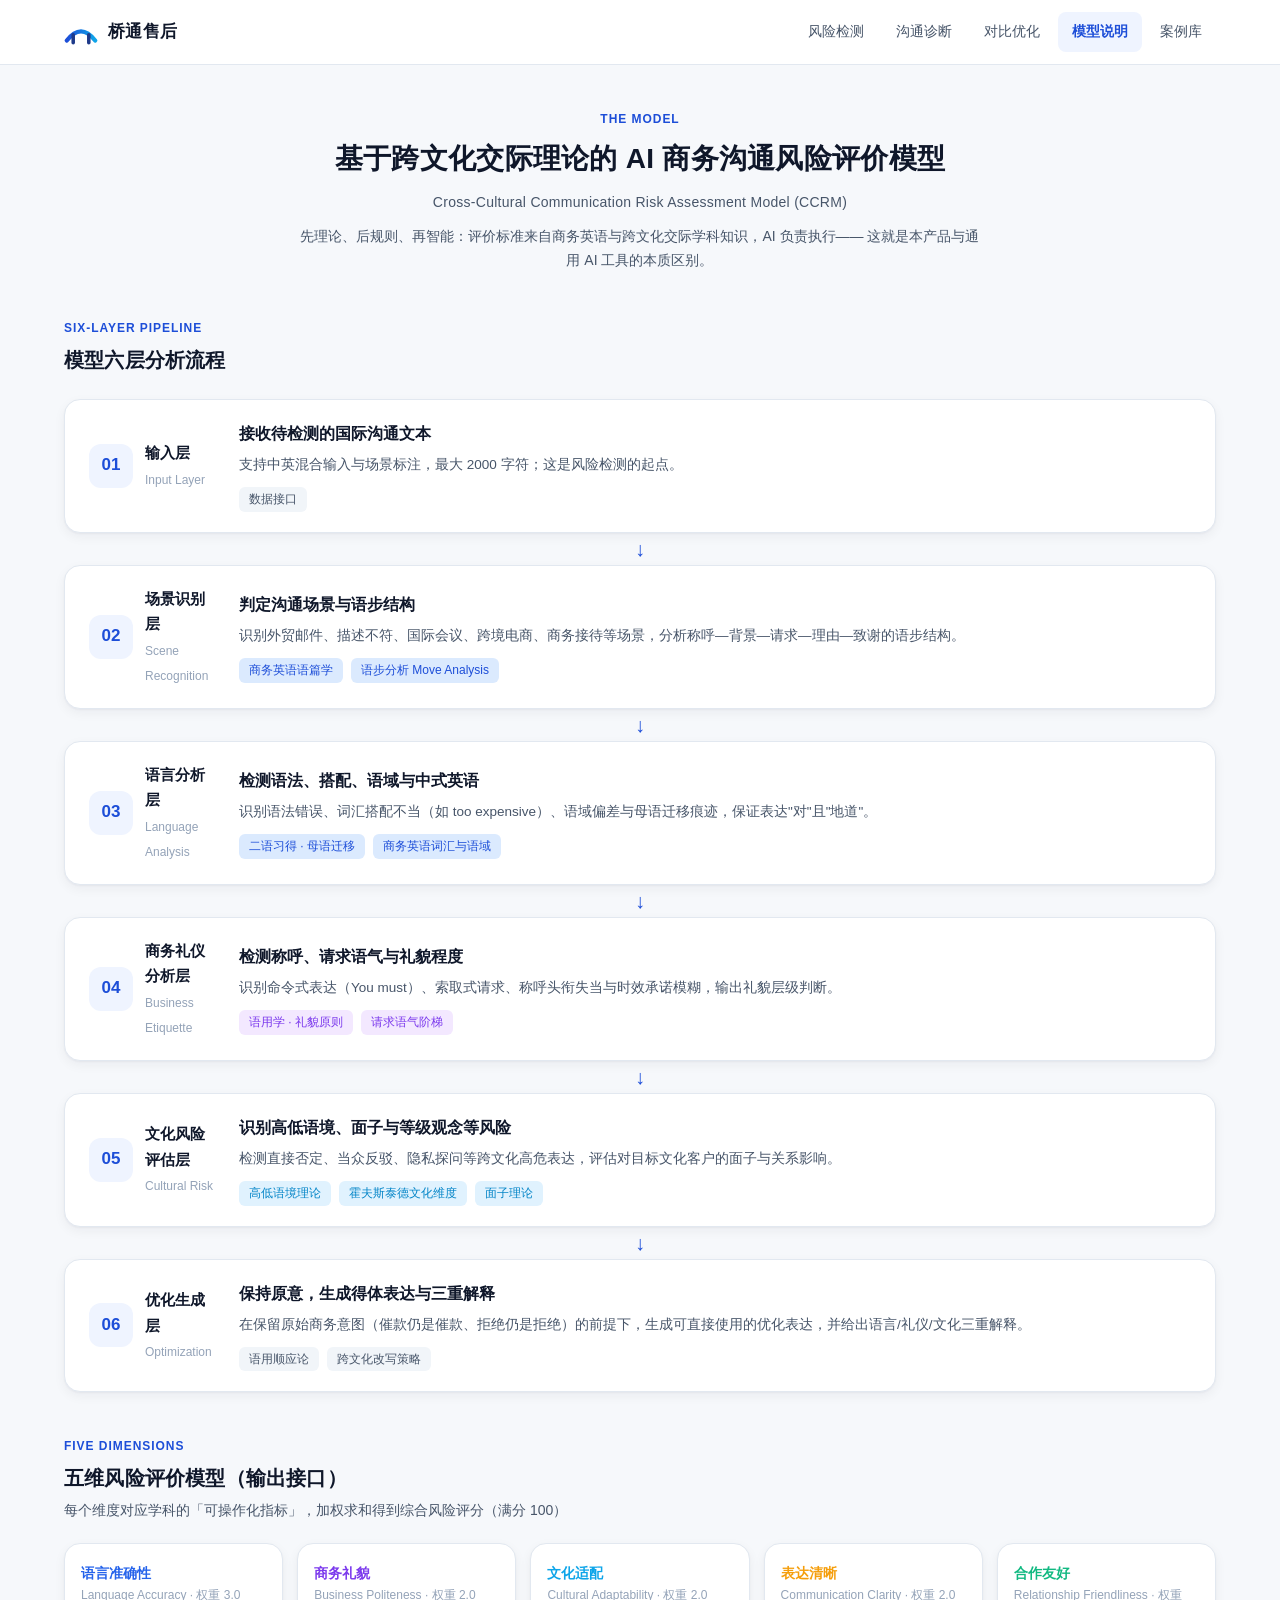
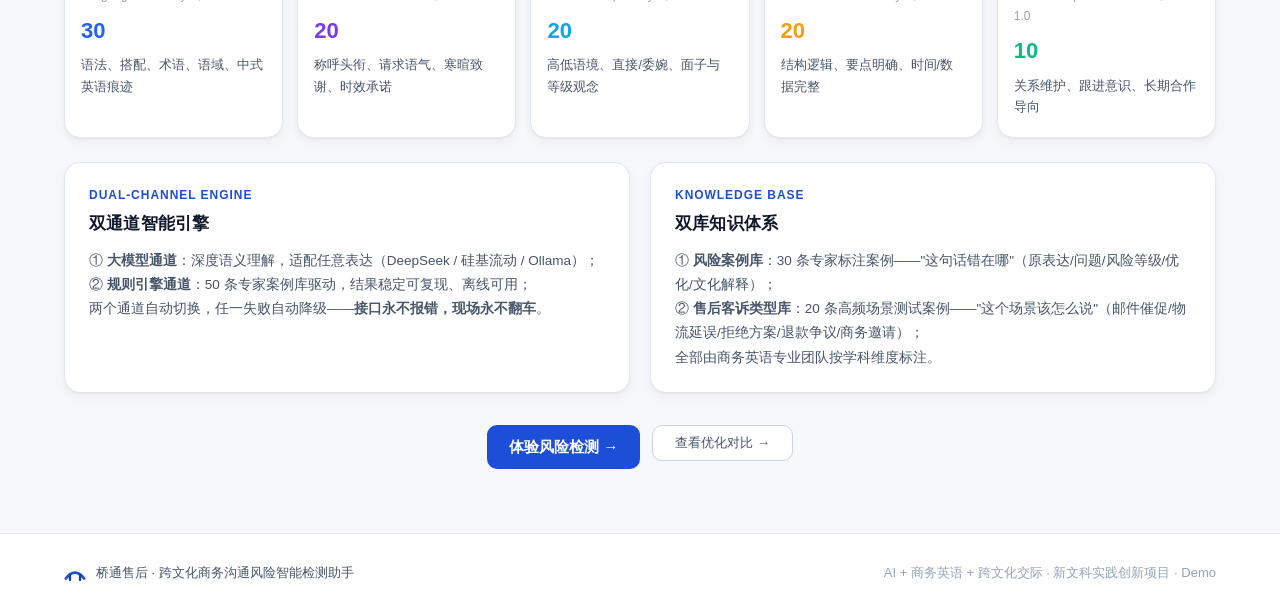
<file: frontend/model.html>
<!DOCTYPE html>
<html lang="zh-CN">
<head>
<meta charset="utf-8">
<meta name="viewport" content="width=device-width, initial-scale=1">
<title>模型说明 · 桥通售后</title>
<link rel="stylesheet" href="assets/css/style.css">
</head>
<body>

<!-- 顶部导航 -->
<nav class="nav">
  <div class="container nav-inner">
    <a class="brand" href="index.html">
      <svg width="34" height="26" viewBox="0 0 48 32" fill="none" aria-hidden="true">
        <defs>
          <linearGradient id="bridgeG" x1="0" y1="0" x2="1" y2="0">
            <stop offset="0" stop-color="#1D4ED8"/><stop offset="1" stop-color="#0EA5E9"/>
          </linearGradient>
        </defs>
        <path d="M4 28 Q24 2 44 28" stroke="url(#bridgeG)" stroke-width="6" stroke-linecap="round"/>
        <line x1="13" y1="20" x2="13" y2="31" stroke="#1E3A8A" stroke-width="5" stroke-linecap="round"/>
        <line x1="35" y1="20" x2="35" y2="31" stroke="#1E3A8A" stroke-width="5" stroke-linecap="round"/>
      </svg>
      <span class="brand-name">桥通售后</span>
    </a>
    <button class="nav-toggle" id="navToggle" aria-label="打开菜单"><span></span><span></span><span></span></button>
    <div class="nav-links">
      <a class="nav-link" href="index.html">风险检测</a>
      <a class="nav-link" href="diagnosis.html">沟通诊断</a>
      <a class="nav-link" href="comparison.html">对比优化</a>
      <a class="nav-link" href="model.html">模型说明</a>
      <a class="nav-link" href="cases.html">案例库</a>
    </div>
  </div>
</nav>

<main class="container">

  <!-- 页头 -->
  <section class="model-hero">
    <p class="eyebrow">The Model</p>
    <h1 class="section-title" style="font-size:28px;margin-top:6px">基于跨文化交际理论的 AI 商务沟通风险评价模型</h1>
    <p class="model-en">Cross-Cultural Communication Risk Assessment Model (CCRM)</p>
    <p class="section-sub" style="max-width:680px;margin:10px auto 0">
      先理论、后规则、再智能：评价标准来自商务英语与跨文化交际学科知识，AI 负责执行——
      这就是本产品与通用 AI 工具的本质区别。
    </p>
  </section>

  <!-- 六层流程 -->
  <section class="sec-block" style="margin-top:40px">
    <p class="eyebrow">Six-layer Pipeline</p>
    <h2 class="section-title" style="margin-top:4px">模型六层分析流程</h2>
    <div class="model-flow" style="margin-top:22px">
      <div class="model-layer">
        <div class="model-layer-num"><span class="ln">01</span><div><b>输入层</b><span>Input Layer</span></div></div>
        <div class="model-layer-body">
          <h3>接收待检测的国际沟通文本</h3>
          <p>支持中英混合输入与场景标注，最大 2000 字符；这是风险检测的起点。</p>
          <div class="know-tags"><span class="tag tag-gray">数据接口</span></div>
        </div>
      </div>
      <div class="model-arrow">↓</div>
      <div class="model-layer">
        <div class="model-layer-num"><span class="ln">02</span><div><b>场景识别层</b><span>Scene Recognition</span></div></div>
        <div class="model-layer-body">
          <h3>判定沟通场景与语步结构</h3>
          <p>识别外贸邮件、描述不符、国际会议、跨境电商、商务接待等场景，分析称呼—背景—请求—理由—致谢的语步结构。</p>
          <div class="know-tags">
            <span class="tag tag-blue">商务英语语篇学</span>
            <span class="tag tag-blue">语步分析 Move Analysis</span>
          </div>
        </div>
      </div>
      <div class="model-arrow">↓</div>
      <div class="model-layer">
        <div class="model-layer-num"><span class="ln">03</span><div><b>语言分析层</b><span>Language Analysis</span></div></div>
        <div class="model-layer-body">
          <h3>检测语法、搭配、语域与中式英语</h3>
          <p>识别语法错误、词汇搭配不当（如 too expensive）、语域偏差与母语迁移痕迹，保证表达"对"且"地道"。</p>
          <div class="know-tags">
            <span class="tag tag-blue">二语习得 · 母语迁移</span>
            <span class="tag tag-blue">商务英语词汇与语域</span>
          </div>
        </div>
      </div>
      <div class="model-arrow">↓</div>
      <div class="model-layer">
        <div class="model-layer-num"><span class="ln">04</span><div><b>商务礼仪分析层</b><span>Business Etiquette</span></div></div>
        <div class="model-layer-body">
          <h3>检测称呼、请求语气与礼貌程度</h3>
          <p>识别命令式表达（You must）、索取式请求、称呼头衔失当与时效承诺模糊，输出礼貌层级判断。</p>
          <div class="know-tags">
            <span class="tag tag-purple">语用学 · 礼貌原则</span>
            <span class="tag tag-purple">请求语气阶梯</span>
          </div>
        </div>
      </div>
      <div class="model-arrow">↓</div>
      <div class="model-layer">
        <div class="model-layer-num"><span class="ln">05</span><div><b>文化风险评估层</b><span>Cultural Risk</span></div></div>
        <div class="model-layer-body">
          <h3>识别高低语境、面子与等级观念等风险</h3>
          <p>检测直接否定、当众反驳、隐私探问等跨文化高危表达，评估对目标文化客户的面子与关系影响。</p>
          <div class="know-tags">
            <span class="tag tag-cyan">高低语境理论</span>
            <span class="tag tag-cyan">霍夫斯泰德文化维度</span>
            <span class="tag tag-cyan">面子理论</span>
          </div>
        </div>
      </div>
      <div class="model-arrow">↓</div>
      <div class="model-layer">
        <div class="model-layer-num"><span class="ln">06</span><div><b>优化生成层</b><span>Optimization</span></div></div>
        <div class="model-layer-body">
          <h3>保持原意，生成得体表达与三重解释</h3>
          <p>在保留原始商务意图（催款仍是催款、拒绝仍是拒绝）的前提下，生成可直接使用的优化表达，并给出语言/礼仪/文化三重解释。</p>
          <div class="know-tags">
            <span class="tag tag-gray">语用顺应论</span>
            <span class="tag tag-gray">跨文化改写策略</span>
          </div>
        </div>
      </div>
    </div>
  </section>

  <!-- 五维模型 -->
  <section class="sec-block">
    <p class="eyebrow">Five Dimensions</p>
    <h2 class="section-title" style="margin-top:4px">五维风险评价模型（输出接口）</h2>
    <p class="section-sub">每个维度对应学科的「可操作化指标」，加权求和得到综合风险评分（满分 100）</p>
    <div class="model-dim-grid">
      <div class="card model-dim-card">
        <div style="font-size:14px;font-weight:700;color:#2563EB">语言准确性</div>
        <div style="font-size:12px;color:var(--text-3)">Language Accuracy · 权重 3.0</div>
        <div class="md-score tabular" style="color:#2563EB">30</div>
        <p>语法、搭配、术语、语域、中式英语痕迹</p>
      </div>
      <div class="card model-dim-card">
        <div style="font-size:14px;font-weight:700;color:#7C3AED">商务礼貌</div>
        <div style="font-size:12px;color:var(--text-3)">Business Politeness · 权重 2.0</div>
        <div class="md-score tabular" style="color:#7C3AED">20</div>
        <p>称呼头衔、请求语气、寒暄致谢、时效承诺</p>
      </div>
      <div class="card model-dim-card">
        <div style="font-size:14px;font-weight:700;color:#0EA5E9">文化适配</div>
        <div style="font-size:12px;color:var(--text-3)">Cultural Adaptability · 权重 2.0</div>
        <div class="md-score tabular" style="color:#0EA5E9">20</div>
        <p>高低语境、直接/委婉、面子与等级观念</p>
      </div>
      <div class="card model-dim-card">
        <div style="font-size:14px;font-weight:700;color:#F59E0B">表达清晰</div>
        <div style="font-size:12px;color:var(--text-3)">Communication Clarity · 权重 2.0</div>
        <div class="md-score tabular" style="color:#F59E0B">20</div>
        <p>结构逻辑、要点明确、时间/数据完整</p>
      </div>
      <div class="card model-dim-card">
        <div style="font-size:14px;font-weight:700;color:#10B981">合作友好</div>
        <div style="font-size:12px;color:var(--text-3)">Relationship Friendliness · 权重 1.0</div>
        <div class="md-score tabular" style="color:#10B981">10</div>
        <p>关系维护、跟进意识、长期合作导向</p>
      </div>
    </div>
  </section>

  <!-- 双通道 + 双库 -->
  <section class="model-grid">
    <div class="card dual-card">
      <p class="eyebrow">Dual-channel Engine</p>
      <h3 class="section-title" style="font-size:17px;margin-top:4px">双通道智能引擎</h3>
      <p style="font-size:13.5px;color:var(--text-2);margin-top:10px;line-height:1.8">
        ① <b>大模型通道</b>：深度语义理解，适配任意表达（DeepSeek / 硅基流动 / Ollama）；<br>
        ② <b>规则引擎通道</b>：50 条专家案例库驱动，结果稳定可复现、离线可用；<br>
        两个通道自动切换，任一失败自动降级——<b>接口永不报错，现场永不翻车</b>。
      </p>
    </div>
    <div class="card dual-card">
      <p class="eyebrow">Knowledge Base</p>
      <h3 class="section-title" style="font-size:17px;margin-top:4px">双库知识体系</h3>
      <p style="font-size:13.5px;color:var(--text-2);margin-top:10px;line-height:1.8">
        ① <b>风险案例库</b>：30 条专家标注案例——"这句话错在哪"（原表达/问题/风险等级/优化/文化解释）；<br>
        ② <b>售后客诉类型库</b>：20 条高频场景测试案例——"这个场景该怎么说"（邮件催促/物流延误/拒绝方案/退款争议/商务邀请）；<br>
        全部由商务英语专业团队按学科维度标注。
      </p>
    </div>
  </section>

  <!-- 底部操作 -->
  <div class="report-actions">
    <a class="btn btn-primary" href="index.html">体验风险检测 →</a>
    <a class="btn btn-ghost" href="comparison.html">查看优化对比 →</a>
  </div>

</main>

<footer class="footer">
  <div class="container footer-inner">
    <div class="footer-brand">
      <svg width="22" height="16" viewBox="0 0 48 32" fill="none" aria-hidden="true">
        <path d="M4 28 Q24 2 44 28" stroke="#1D4ED8" stroke-width="6" stroke-linecap="round"/>
        <line x1="13" y1="20" x2="13" y2="31" stroke="#1E3A8A" stroke-width="5" stroke-linecap="round"/>
        <line x1="35" y1="20" x2="35" y2="31" stroke="#1E3A8A" stroke-width="5" stroke-linecap="round"/>
      </svg>
      <span>桥通售后 · 跨文化商务沟通风险智能检测助手</span>
    </div>
    <div class="footer-note">AI + 商务英语 + 跨文化交际 · 新文科实践创新项目 · Demo</div>
  </div>
</footer>

<script src="assets/js/mockdata.js"></script>
<script src="assets/js/api.js"></script>
<script src="assets/js/render.js"></script>
<script src="assets/js/app.js"></script>
</body>
</html>
</file>
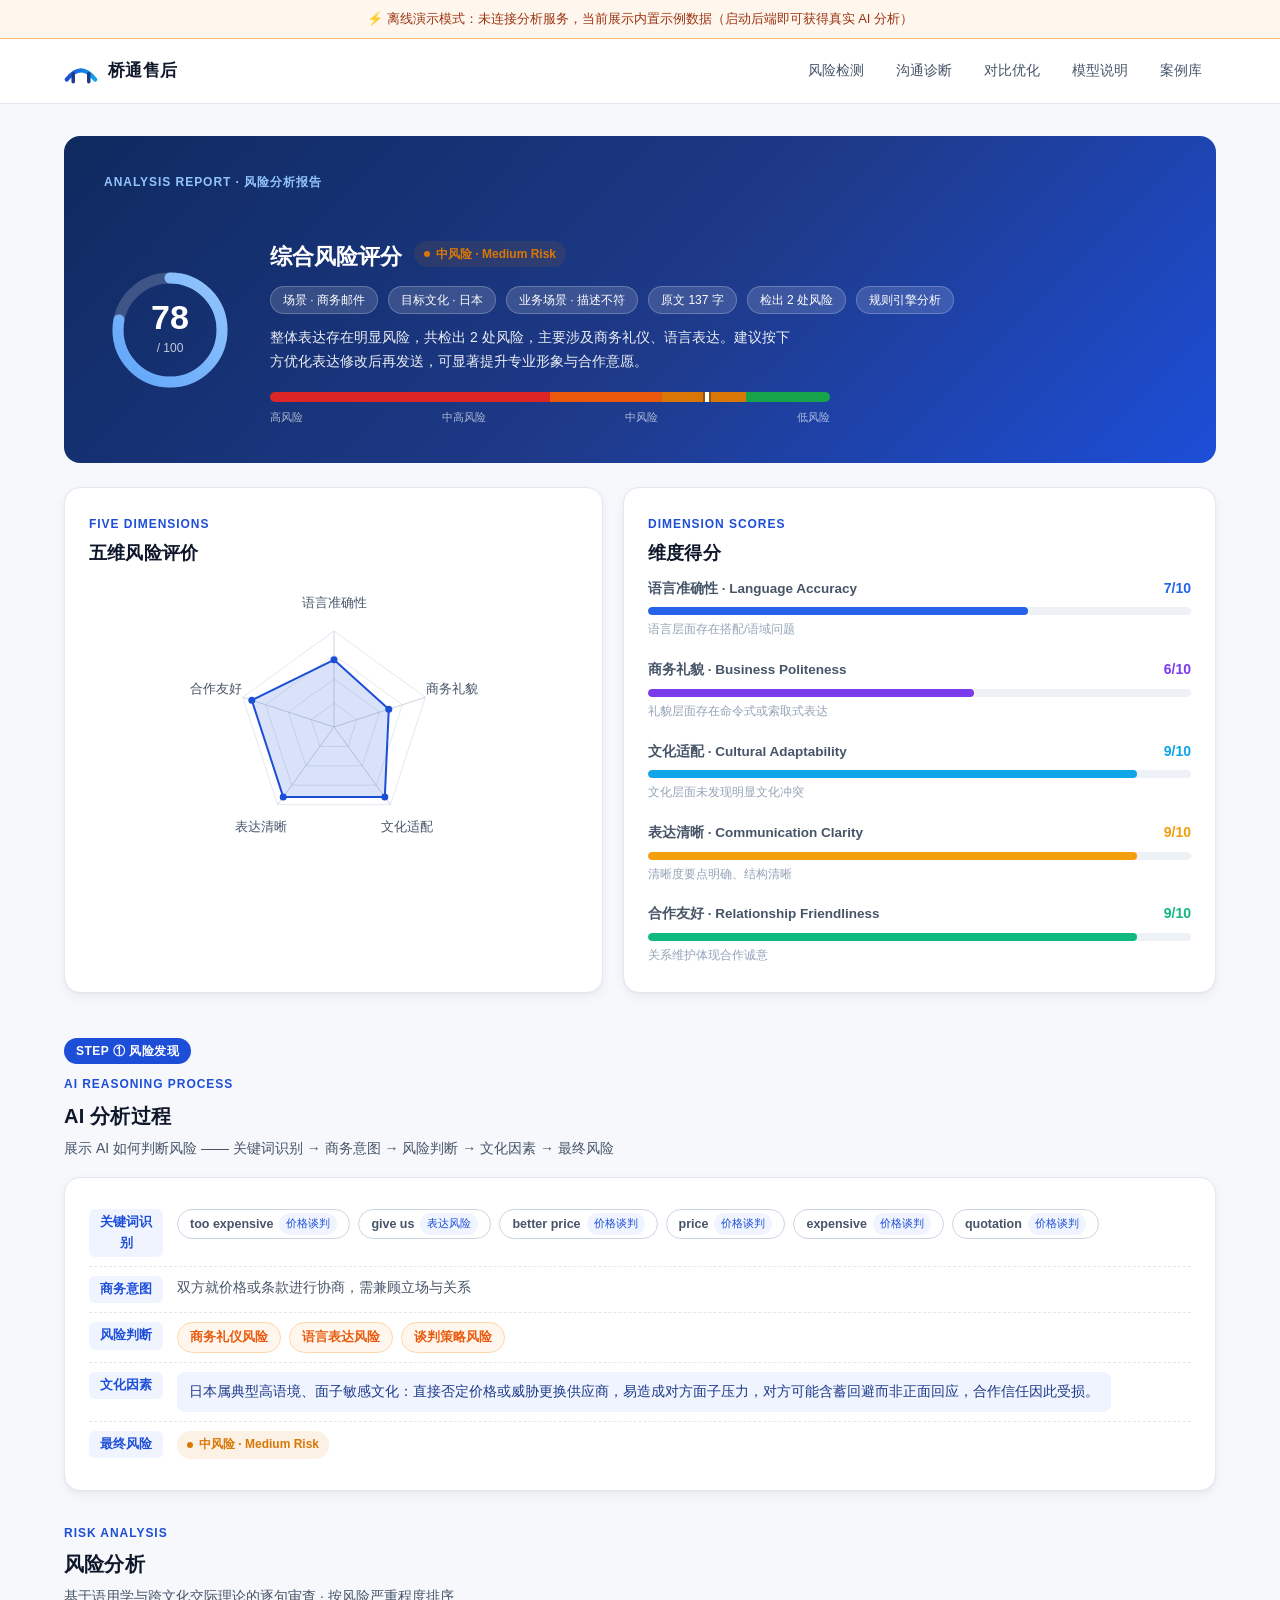
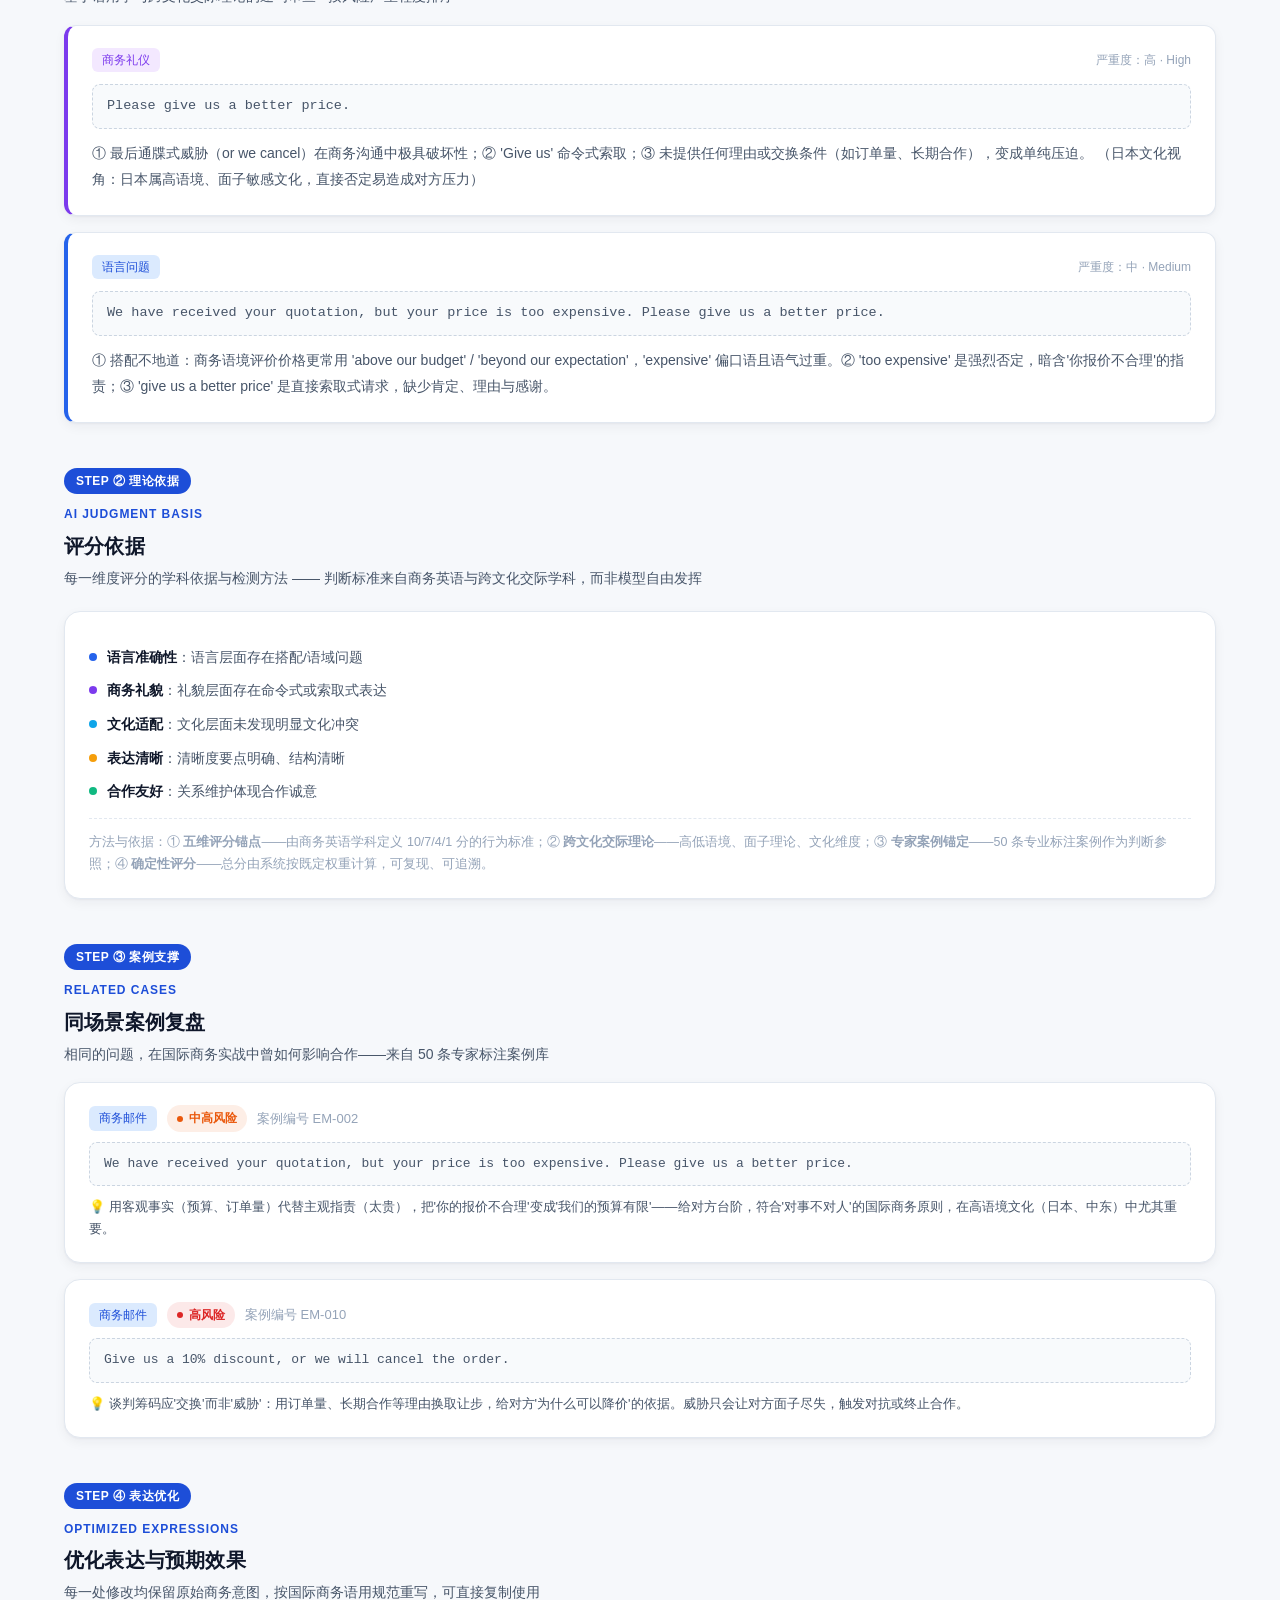
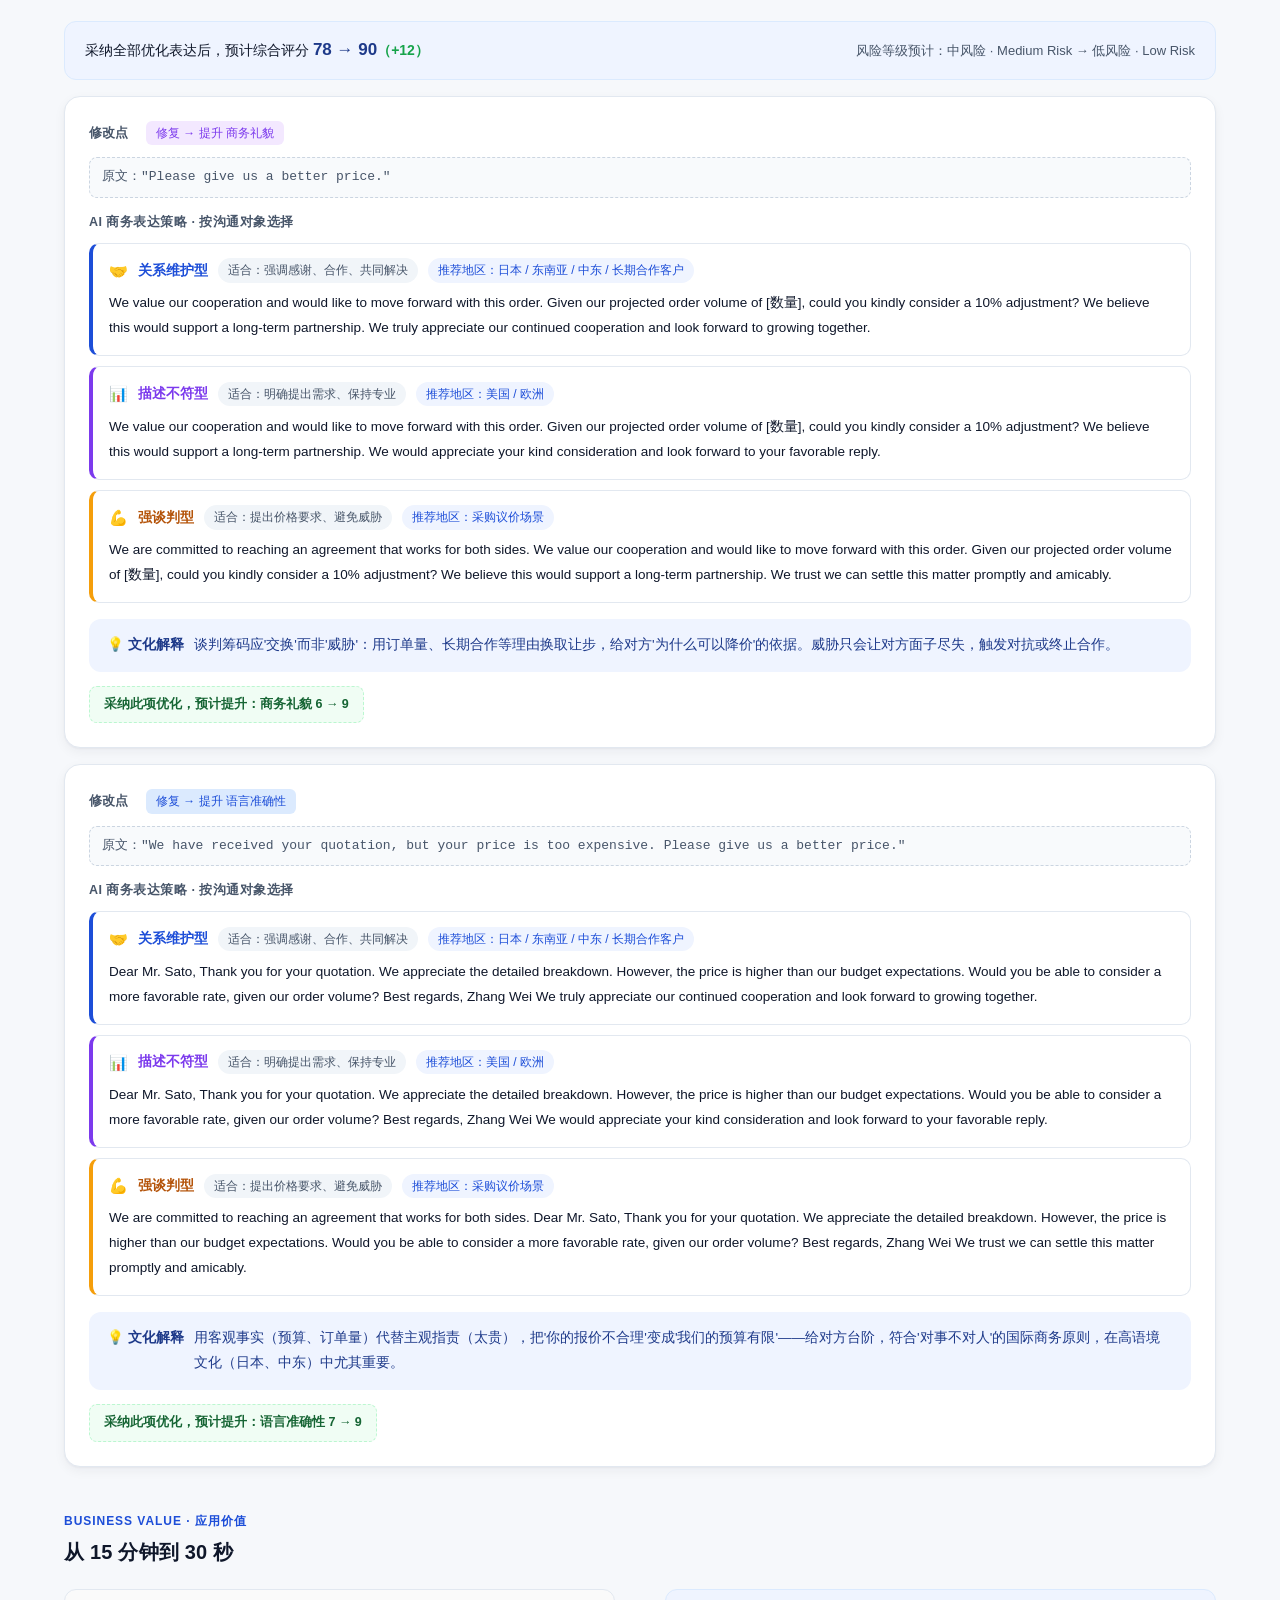
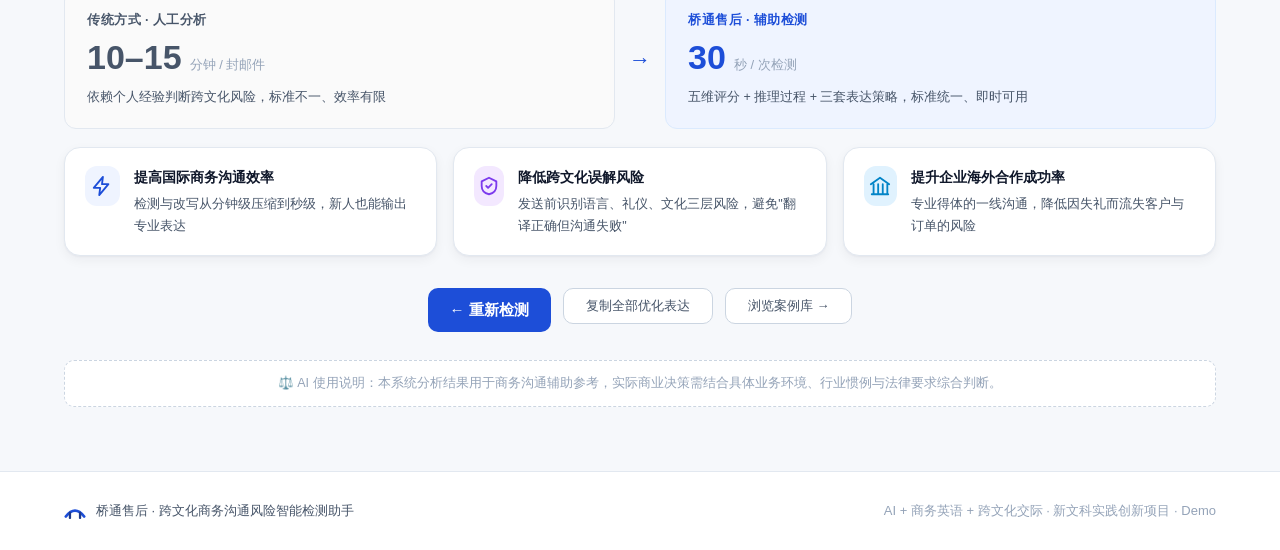
<file: frontend/report.html>
<!DOCTYPE html>
<html lang="zh-CN">
<head>
<meta charset="utf-8">
<meta name="viewport" content="width=device-width, initial-scale=1">
<title>分析报告 · 桥通售后</title>
<link rel="stylesheet" href="assets/css/style.css">
</head>
<body>

<!-- 离线演示模式横幅 -->
<div id="offlineBanner" style="display:none;background:#FFF7ED;border-bottom:1px solid #FDBA74;color:#9A3412;font-size:13px;text-align:center;padding:8px 16px">
  ⚡ 离线演示模式：未连接分析服务，当前展示内置示例数据（启动后端即可获得真实 AI 分析）
</div>

<!-- 顶部导航 -->
<nav class="nav">
  <div class="container nav-inner">
    <a class="brand" href="index.html">
      <svg width="34" height="26" viewBox="0 0 48 32" fill="none" aria-hidden="true">
        <defs>
          <linearGradient id="bridgeG" x1="0" y1="0" x2="1" y2="0">
            <stop offset="0" stop-color="#1D4ED8"/><stop offset="1" stop-color="#0EA5E9"/>
          </linearGradient>
        </defs>
        <path d="M4 28 Q24 2 44 28" stroke="url(#bridgeG)" stroke-width="6" stroke-linecap="round"/>
        <line x1="13" y1="20" x2="13" y2="31" stroke="#1E3A8A" stroke-width="5" stroke-linecap="round"/>
        <line x1="35" y1="20" x2="35" y2="31" stroke="#1E3A8A" stroke-width="5" stroke-linecap="round"/>
      </svg>
      <span class="brand-name">桥通售后</span>
    </a>
    <button class="nav-toggle" id="navToggle" aria-label="打开菜单"><span></span><span></span><span></span></button>
    <div class="nav-links">
      <a class="nav-link" href="index.html">风险检测</a>
      <a class="nav-link" href="diagnosis.html">沟通诊断</a>
      <a class="nav-link" href="comparison.html">对比优化</a>
      <a class="nav-link" href="model.html">模型说明</a>
      <a class="nav-link" href="cases.html">案例库</a>
    </div>
  </div>
</nav>

<main class="container">

  <!-- 报告头部 -->
  <section class="report-hero">
    <p class="eyebrow" style="width:100%">Analysis Report · 风险分析报告</p>
    <div class="score-wrap">
      <div class="score-ring">
        <svg width="132" height="132" viewBox="0 0 132 132">
          <circle cx="66" cy="66" r="52" fill="none" stroke="rgba(255,255,255,.18)" stroke-width="11"/>
          <circle id="ringProgress" cx="66" cy="66" r="52" fill="none"
            stroke="url(#ringGrad)" stroke-width="11" stroke-linecap="round"
            stroke-dasharray="326.7" stroke-dashoffset="326.7"/>
          <defs>
            <linearGradient id="ringGrad" x1="0" y1="0" x2="1" y2="1">
              <stop offset="0" stop-color="#60A5FA"/><stop offset="1" stop-color="#93C5FD"/>
            </linearGradient>
          </defs>
        </svg>
        <div class="score-num">
          <b class="tabular" id="scoreNum">--</b>
          <span>/ 100</span>
        </div>
      </div>
      <div class="score-info">
        <div style="display:flex;align-items:center;gap:12px;flex-wrap:wrap">
          <h2>综合风险评分</h2>
          <span class="badge" id="riskBadge">分析中…</span>
        </div>
        <div class="score-meta" id="metaChips"></div>
        <p class="score-summary" id="scoreSummary">正在生成专业分析报告…</p>
        <div class="risk-gauge" id="riskGauge"></div>
      </div>
    </div>
  </section>

  <!-- 五维评价 -->
  <section class="dim-grid">
    <div class="card dim-card">
      <p class="eyebrow">Five Dimensions</p>
      <h3 class="section-title" style="font-size:18px;margin-top:4px">五维风险评价</h3>
      <div class="radar-wrap">
        <svg id="radarChart" width="300" height="300" viewBox="0 0 300 300" role="img" aria-label="五维雷达图"></svg>
      </div>
    </div>
    <div class="card dim-card">
      <p class="eyebrow">Dimension Scores</p>
      <h3 class="section-title" style="font-size:18px;margin-top:4px">维度得分</h3>
      <div class="dim-bars" id="dimBars"></div>
    </div>
  </section>

  <!-- STEP 1 风险发现 -->
  <section class="section-block">
    <span class="step-chip">STEP ① 风险发现</span>
    <p class="eyebrow">AI Reasoning Process</p>
    <h2 class="section-title" style="margin-top:4px">AI 分析过程</h2>
    <p class="section-sub">展示 AI 如何判断风险 —— 关键词识别 → 商务意图 → 风险判断 → 文化因素 → 最终风险</p>
    <div id="reasoningBox"></div>
    <p class="eyebrow" style="margin-top:32px">Risk Analysis</p>
    <h2 class="section-title" style="margin-top:4px">风险分析</h2>
    <p class="section-sub">基于语用学与跨文化交际理论的逐句审查 · 按风险严重程度排序</p>
    <div id="issuesBox"></div>
  </section>

  <!-- STEP 2 理论依据 -->
  <section class="section-block">
    <span class="step-chip">STEP ② 理论依据</span>
    <p class="eyebrow">AI Judgment Basis</p>
    <h2 class="section-title" style="margin-top:4px">评分依据</h2>
    <p class="section-sub">每一维度评分的学科依据与检测方法 —— 判断标准来自商务英语与跨文化交际学科，而非模型自由发挥</p>
    <div id="judgmentBox"></div>
  </section>

  <!-- STEP 3 案例支撑 -->
  <section class="section-block">
    <span class="step-chip">STEP ③ 案例支撑</span>
    <p class="eyebrow">Related Cases</p>
    <h2 class="section-title" style="margin-top:4px">同场景案例复盘</h2>
    <p class="section-sub">相同的问题，在国际商务实战中曾如何影响合作——来自 50 条专家标注案例库</p>
    <div id="relatedBox"></div>
  </section>

  <!-- STEP 4 表达优化 -->
  <section class="section-block">
    <span class="step-chip">STEP ④ 表达优化</span>
    <p class="eyebrow">Optimized Expressions</p>
    <h2 class="section-title" style="margin-top:4px">优化表达与预期效果</h2>
    <p class="section-sub">每一处修改均保留原始商务意图，按国际商务语用规范重写，可直接复制使用</p>
    <div id="fixesBox"></div>
  </section>

  <!-- 应用价值 -->
  <section class="section-block">
    <p class="eyebrow">Business Value · 应用价值</p>
    <h2 class="section-title" style="margin-top:4px">从 15 分钟到 30 秒</h2>
    <div class="value-compare">
      <div class="vc-card vc-old">
        <div class="vc-label">传统方式 · 人工分析</div>
        <div class="vc-time"><b class="tabular">10–15</b><span>分钟 / 封邮件</span></div>
        <p>依赖个人经验判断跨文化风险，标准不一、效率有限</p>
      </div>
      <div class="vc-arrow">→</div>
      <div class="vc-card vc-new">
        <div class="vc-label">桥通售后 · 辅助检测</div>
        <div class="vc-time"><b class="tabular">30</b><span>秒 / 次检测</span></div>
        <p>五维评分 + 推理过程 + 三套表达策略，标准统一、即时可用</p>
      </div>
    </div>
    <div class="value-points">
      <div class="card value-point">
        <div class="value-icon" style="background:#EFF4FF">
          <svg width="22" height="22" viewBox="0 0 24 24" fill="none" stroke="#1D4ED8" stroke-width="2" stroke-linecap="round" stroke-linejoin="round"><path d="M13 2L3 14h7l-1 8 10-12h-7l1-8z"/></svg>
        </div>
        <div><b>提高国际商务沟通效率</b><span>检测与改写从分钟级压缩到秒级，新人也能输出专业表达</span></div>
      </div>
      <div class="card value-point">
        <div class="value-icon" style="background:#F3E8FF">
          <svg width="22" height="22" viewBox="0 0 24 24" fill="none" stroke="#7C3AED" stroke-width="2" stroke-linecap="round" stroke-linejoin="round"><path d="M12 3l8 4v5c0 5-3.5 8-8 9-4.5-1-8-4-8-9V7l8-4z"/><path d="M9 12l2 2 4-4"/></svg>
        </div>
        <div><b>降低跨文化误解风险</b><span>发送前识别语言、礼仪、文化三层风险，避免"翻译正确但沟通失败"</span></div>
      </div>
      <div class="card value-point">
        <div class="value-icon" style="background:#E0F2FE">
          <svg width="22" height="22" viewBox="0 0 24 24" fill="none" stroke="#0284C7" stroke-width="2" stroke-linecap="round" stroke-linejoin="round"><path d="M3 21h18M5 21V10M10 21V10M15 21V10M20 21V10M2 10l10-7 10 7"/></svg>
        </div>
        <div><b>提升企业海外合作成功率</b><span>专业得体的一线沟通，降低因失礼而流失客户与订单的风险</span></div>
      </div>
    </div>
  </section>

  <!-- 底部操作 -->
  <div class="report-actions">
    <a class="btn btn-primary" href="index.html">← 重新检测</a>
    <button class="btn btn-ghost" id="copyBtn">复制全部优化表达</button>
    <a class="btn btn-ghost" href="cases.html">浏览案例库 →</a>
  </div>

  <!-- AI 使用说明 -->
  <p class="ai-disclaimer">⚖️ AI 使用说明：本系统分析结果用于商务沟通辅助参考，实际商业决策需结合具体业务环境、行业惯例与法律要求综合判断。</p>

</main>

<footer class="footer">
  <div class="container footer-inner">
    <div class="footer-brand">
      <svg width="22" height="16" viewBox="0 0 48 32" fill="none" aria-hidden="true">
        <path d="M4 28 Q24 2 44 28" stroke="#1D4ED8" stroke-width="6" stroke-linecap="round"/>
        <line x1="13" y1="20" x2="13" y2="31" stroke="#1E3A8A" stroke-width="5" stroke-linecap="round"/>
        <line x1="35" y1="20" x2="35" y2="31" stroke="#1E3A8A" stroke-width="5" stroke-linecap="round"/>
      </svg>
      <span>桥通售后 · 跨文化商务沟通风险智能检测助手</span>
    </div>
    <div class="footer-note">AI + 商务英语 + 跨文化交际 · 新文科实践创新项目 · Demo</div>
  </div>
</footer>

<script src="assets/js/mockdata.js"></script>
<script src="assets/js/api.js"></script>
<script src="assets/js/render.js"></script>
<script src="assets/js/app.js"></script>
</body>
</html>
</file>
<file: frontend/assets/css/style.css>
/* ============================================================
   桥通售后 · 共享视觉规范（静态原型）
   设计令牌与组件样式 —— 与 docs/01_产品原型与UI设计方案.md 对应
   ============================================================ */

:root {
  /* 品牌色 */
  --primary: #1D4ED8;
  --primary-hover: #1E40AF;
  --primary-deep: #1E3A8A;
  --primary-soft: #EFF4FF;
  --primary-line: #DBEAFE;

  /* 中性色 */
  --bg: #F6F8FB;
  --surface: #FFFFFF;
  --border: #E2E8F0;
  --border-strong: #CBD5E1;
  --text: #0F172A;
  --text-2: #475569;
  --text-3: #94A3B8;

  /* 风险色 */
  --risk-low: #16A34A;
  --risk-ml: #D97706;
  --risk-mh: #EA580C;
  --risk-high: #DC2626;

  /* 五维色 */
  --dim-la: #2563EB;
  --dim-bp: #7C3AED;
  --dim-ca: #0EA5E9;
  --dim-cc: #F59E0B;
  --dim-rf: #10B981;

  /* 令牌 */
  --radius-sm: 8px;
  --radius-md: 12px;
  --radius-lg: 16px;
  --shadow-card: 0 1px 2px rgba(15, 23, 42, .04), 0 4px 12px rgba(15, 23, 42, .05);
  --shadow-hover: 0 2px 4px rgba(15, 23, 42, .06), 0 12px 28px rgba(15, 23, 42, .10);
  --content-w: 1200px;
  --font: "PingFang SC", "Microsoft YaHei", "Segoe UI", -apple-system, sans-serif;
}

* { margin: 0; padding: 0; box-sizing: border-box; }
html { scroll-behavior: smooth; }
body {
  font-family: var(--font);
  background: var(--bg);
  color: var(--text);
  line-height: 1.7;
  font-size: 15px;
  -webkit-font-smoothing: antialiased;
}
a { color: inherit; text-decoration: none; }
button { font-family: inherit; cursor: pointer; }
.container { max-width: var(--content-w); margin: 0 auto; padding: 0 24px; }
.tabular { font-variant-numeric: tabular-nums; }

/* ---------- 顶部导航 ---------- */
.nav {
  position: sticky; top: 0; z-index: 50;
  background: rgba(255, 255, 255, .92);
  backdrop-filter: blur(8px);
  border-bottom: 1px solid var(--border);
}
.nav-inner { display: flex; align-items: center; justify-content: space-between; height: 64px; }
.brand { display: flex; align-items: center; gap: 10px; }
.brand-name { font-weight: 700; font-size: 17px; letter-spacing: .02em; }
.brand-name span { color: var(--primary); }
.nav-links { display: flex; gap: 4px; }
.nav-link {
  padding: 8px 14px; border-radius: var(--radius-sm);
  font-size: 14px; color: var(--text-2); font-weight: 500;
  transition: background .15s, color .15s;
}
.nav-link:hover { background: var(--primary-soft); color: var(--primary); }
.nav-link.active { background: var(--primary-soft); color: var(--primary); font-weight: 600; }

/* 汉堡菜单按钮：默认隐藏，仅移动端（≤768px）显示 */
.nav-toggle { display: none; }

/* ---------- 页脚 ---------- */
.footer { border-top: 1px solid var(--border); margin-top: 64px; background: var(--surface); }
.footer-inner { padding: 28px 24px; display: flex; justify-content: space-between; align-items: center; flex-wrap: wrap; gap: 12px; }
.footer-brand { display: flex; align-items: center; gap: 10px; color: var(--text-2); font-size: 13px; }
.footer-note { color: var(--text-3); font-size: 13px; }

/* ---------- 通用卡片 ---------- */
.card {
  background: var(--surface);
  border: 1px solid var(--border);
  border-radius: var(--radius-lg);
  box-shadow: var(--shadow-card);
  transition: box-shadow .18s, transform .18s;
}
.card-hover:hover { box-shadow: var(--shadow-hover); transform: translateY(-2px); }

.section-title { font-size: 20px; font-weight: 700; letter-spacing: .01em; }
.section-sub { color: var(--text-2); font-size: 14px; margin-top: 4px; }
.eyebrow {
  font-size: 12px; font-weight: 600; letter-spacing: .08em;
  text-transform: uppercase; color: var(--primary);
}

/* ---------- 徽章 ---------- */
.badge {
  display: inline-flex; align-items: center; gap: 6px;
  padding: 3px 10px; border-radius: 999px;
  font-size: 12px; font-weight: 600;
}
.badge::before { content: ""; width: 6px; height: 6px; border-radius: 50%; background: currentColor; }
.badge-low { color: var(--risk-low); background: rgba(22, 163, 74, .10); }
.badge-ml  { color: var(--risk-ml);  background: rgba(217, 119, 6, .10); }
.badge-mh  { color: var(--risk-mh);  background: rgba(234, 88, 12, .10); }
.badge-high{ color: var(--risk-high);background: rgba(220, 38, 38, .10); }

.tag {
  display: inline-block; padding: 2px 10px; border-radius: 6px;
  font-size: 12px; font-weight: 500;
}
.tag-blue   { background: var(--primary-line); color: var(--primary); }
.tag-purple { background: #F3E8FF; color: #7C3AED; }
.tag-cyan   { background: #E0F2FE; color: #0284C7; }
.tag-gray   { background: #F1F5F9; color: var(--text-2); }

/* ---------- 按钮 ---------- */
.btn {
  display: inline-flex; align-items: center; gap: 8px;
  border: none; border-radius: 10px;
  font-size: 15px; font-weight: 600;
  padding: 0 22px; height: 44px;
  transition: background .15s, transform .1s;
}
.btn:active { transform: scale(.98); }
.btn-primary { background: var(--primary); color: #fff; }
.btn-primary:hover { background: var(--primary-hover); }
.btn-ghost {
  background: var(--surface); color: var(--text-2);
  border: 1px solid var(--border-strong); height: 36px; font-size: 13px; font-weight: 500;
}
.btn-ghost:hover { border-color: var(--primary); color: var(--primary); background: var(--primary-soft); }

/* ---------- 胶囊（场景选择 / 分类筛选） ---------- */
.pills { display: flex; flex-wrap: wrap; gap: 10px; }
.pill {
  padding: 8px 18px; border-radius: 999px; border: 1px solid var(--border-strong);
  background: var(--surface); color: var(--text-2);
  font-size: 13.5px; font-weight: 500; transition: all .15s;
}
.pill:hover { border-color: var(--primary); color: var(--primary); }
.pill.active { background: var(--primary-soft); border-color: var(--primary); color: var(--primary); font-weight: 600; }

/* ============================================================
   首页
   ============================================================ */
.hero { text-align: center; padding: 26px 0 0; }
.hero-logo { display: inline-flex; align-items: center; gap: 14px; }
.hero-brand { font-size: 32px; font-weight: 800; letter-spacing: .01em; }
.hero-brand span { color: var(--primary); }
.hero-title { font-size: 26px; font-weight: 700; margin-top: 18px; letter-spacing: .02em; }
.hero-en { font-size: 14px; color: var(--text-2); margin-top: 8px; letter-spacing: .03em; }
.hero-tagline {
  display: inline-block; margin-top: 14px;
  background: var(--primary-soft); color: var(--primary-deep);
  padding: 5px 16px; border-radius: 999px;
  font-size: 13.5px; font-weight: 600; letter-spacing: .02em;
}
.hero-sub {
  max-width: 620px; margin: 10px auto 0; padding: 0 12px;
  font-size: 13.5px; color: var(--text-2); line-height: 1.7;
}

/* 主输入卡片（首页核心焦点） */
.analyze-card { margin: 22px auto 0; padding: 30px 32px; max-width: 860px; box-shadow: var(--shadow-hover); }
.scene-row { display: flex; align-items: center; gap: 12px; flex-wrap: wrap; }
.scene-label { font-size: 13px; color: var(--text-2); font-weight: 600; }
.analyze-textarea {
  width: 100%; margin-top: 20px; min-height: 150px;
  border: 1px solid var(--border-strong); border-radius: var(--radius-md);
  padding: 16px; font-family: inherit; font-size: 15px; line-height: 1.8;
  resize: vertical; color: var(--text); background: #FCFDFF;
  transition: border-color .15s, box-shadow .15s;
}
.analyze-textarea:focus { outline: none; border-color: var(--primary); box-shadow: 0 0 0 3px var(--primary-line); }
.analyze-textarea::placeholder { color: var(--text-3); }
.analyze-actions {
  display: flex; justify-content: space-between; align-items: center;
  gap: 12px; margin-top: 18px; flex-wrap: wrap;
}
.demo-group { display: flex; align-items: center; gap: 8px; flex-wrap: wrap; }
.demo-hint { font-size: 12px; color: var(--text-3); }
.analyze-hint { text-align: center; color: var(--text-3); font-size: 12.5px; margin-top: 14px; }

/* 项目说明区 */
.about { margin-top: 64px; }
.about-grid { display: grid; grid-template-columns: 1fr 1fr; gap: 20px; margin-top: 20px; }
.about-card { padding: 24px; }
.about-list { margin-top: 10px; display: flex; flex-direction: column; gap: 8px; font-size: 13.5px; color: var(--text-2); }
.about-list li { list-style: none; display: flex; gap: 8px; align-items: flex-start; }
.about-list li::before { content: "✓"; color: var(--primary); font-weight: 700; }

/* ============================================================
   报告页
   ============================================================ */
.report-hero {
  background: linear-gradient(135deg, #0F2A5F 0%, #1E3A8A 55%, #1D4ED8 100%);
  border-radius: var(--radius-lg);
  color: #fff; padding: 36px 40px; margin-top: 32px;
  display: flex; align-items: center; gap: 40px; flex-wrap: wrap;
}
.report-hero .eyebrow { color: #93C5FD; }
.score-wrap { display: flex; align-items: center; gap: 34px; flex: 1 1 420px; }
.score-ring { position: relative; width: 132px; height: 132px; flex-shrink: 0; }
.score-ring svg { transform: rotate(-90deg); }
.score-num {
  position: absolute; inset: 0; display: flex; flex-direction: column;
  align-items: center; justify-content: center;
}
.score-num b { font-size: 34px; line-height: 1; }
.score-num span { font-size: 12px; color: rgba(255, 255, 255, .75); margin-top: 4px; }
.score-info h2 { font-size: 22px; margin-top: 6px; font-weight: 700; }
.score-meta { display: flex; gap: 10px; margin-top: 10px; flex-wrap: wrap; }
.score-summary { font-size: 14px; color: rgba(255, 255, 255, .92); margin-top: 12px; max-width: 520px; }
.meta-chip {
  display: inline-flex; align-items: center; gap: 6px;
  background: rgba(255, 255, 255, .14); border: 1px solid rgba(255, 255, 255, .22);
  border-radius: 999px; padding: 3px 12px; font-size: 12px; font-weight: 500;
}

/* 五维区 */
.dim-grid { display: grid; grid-template-columns: 1fr 1.1fr; gap: 20px; margin-top: 24px; }
.dim-card { padding: 26px 24px; }
.radar-wrap { display: flex; justify-content: center; padding: 8px 0; }
.dim-bars { display: flex; flex-direction: column; gap: 18px; margin-top: 8px; }
.dim-row { }
.dim-head { display: flex; justify-content: space-between; align-items: baseline; margin-bottom: 7px; }
.dim-name { font-size: 13.5px; font-weight: 600; color: var(--text-2); }
.dim-score { font-size: 14px; font-weight: 700; }
.dim-track { height: 8px; border-radius: 999px; background: #EEF2F7; overflow: hidden; }
.dim-fill { height: 100%; border-radius: 999px; transition: width .8s ease; }
.dim-note { font-size: 11.5px; color: var(--text-3); margin-top: 5px; }

/* 风险分析 */
.section-block { margin-top: 44px; }
.issue-card {
  padding: 22px 24px; margin-top: 16px;
  border-left: 4px solid var(--primary);
  border-radius: var(--radius-md);
}
.issue-card.lang { border-left-color: var(--dim-la); }
.issue-card.etq { border-left-color: var(--dim-bp); }
.issue-card.cult { border-left-color: var(--dim-ca); }
.issue-top { display: flex; justify-content: space-between; align-items: center; gap: 12px; flex-wrap: wrap; }
.issue-quote {
  margin-top: 12px; background: #F8FAFC; border: 1px dashed var(--border-strong);
  border-radius: var(--radius-sm); padding: 10px 14px;
  font-family: Consolas, "Courier New", monospace; font-size: 13.5px; color: var(--text-2);
}
.issue-analysis { font-size: 14px; color: var(--text-2); margin-top: 12px; line-height: 1.85; }
.sev { font-size: 12px; color: var(--text-3); font-weight: 500; }

/* 优化对照 */
.fix-card { padding: 24px; margin-top: 16px; }
.fix-grid { display: grid; grid-template-columns: 1fr auto 1fr; gap: 18px; align-items: stretch; margin-top: 14px; }
.fix-col { border-radius: var(--radius-md); padding: 16px 18px; }
.fix-orig { background: #FAFAFA; border: 1px solid var(--border); }
.fix-new { background: #F0FDF4; border: 1px solid #BBF7D0; }
.fix-col-label { font-size: 12px; font-weight: 700; letter-spacing: .06em; color: var(--text-3); margin-bottom: 8px; }
.fix-new .fix-col-label { color: var(--risk-low); }
.fix-text { font-size: 14px; line-height: 1.85; }
.fix-arrow { display: flex; align-items: center; color: var(--text-3); font-size: 20px; }
.fix-culture {
  margin-top: 16px; background: var(--primary-soft); border-radius: var(--radius-md);
  padding: 14px 18px; font-size: 13.5px; color: var(--primary-deep); line-height: 1.85;
  display: flex; gap: 10px;
}
.fix-culture b { flex-shrink: 0; }

/* 雷达图 */
.radar-grid { fill: none; stroke: #E2E8F0; stroke-width: 1; }
.radar-axis { stroke: #CBD5E1; stroke-width: 1; }
.radar-data { fill: rgba(29, 78, 216, .16); stroke: #1D4ED8; stroke-width: 2; stroke-linejoin: round; }
.radar-dot { fill: #1D4ED8; }
.radar-label { font-size: 12.5px; fill: #475569; font-weight: 500; }

/* 相关案例 / 底部操作 */
.related-card { padding: 22px 24px; margin-top: 16px; }
.related-grid { display: grid; grid-template-columns: auto 1fr; gap: 18px; margin-top: 12px; align-items: start; }
.report-actions { display: flex; gap: 12px; margin-top: 32px; justify-content: center; }

/* ============================================================
   案例库页
   ============================================================ */
.cases-head { display: flex; justify-content: space-between; align-items: flex-end; margin-top: 40px; flex-wrap: wrap; gap: 16px; }
.cases-stats { display: flex; gap: 12px; }
.stat-chip {
  background: var(--surface); border: 1px solid var(--border);
  border-radius: var(--radius-md); padding: 10px 18px; text-align: center;
}
.stat-chip b { display: block; font-size: 20px; color: var(--primary); }
.stat-chip span { font-size: 12px; color: var(--text-3); }
.cases-filter { margin-top: 22px; }
.cases-grid { display: grid; grid-template-columns: repeat(2, 1fr); gap: 20px; margin-top: 24px; }
.case-card { padding: 22px 24px; display: flex; flex-direction: column; }
.case-head { display: flex; justify-content: space-between; align-items: center; gap: 10px; }
.case-orig {
  margin-top: 14px; background: #F8FAFC; border: 1px dashed var(--border-strong);
  border-radius: var(--radius-sm); padding: 10px 14px; font-size: 13px; color: var(--text-2);
  font-family: Consolas, "Courier New", monospace;
}
.case-label { font-size: 11.5px; font-weight: 700; letter-spacing: .06em; color: var(--text-3); margin-top: 14px; }
.case-new { margin-top: 6px; font-size: 13.5px; color: #166534; line-height: 1.8; }
.case-cult { margin-top: 12px; font-size: 12.5px; color: var(--text-2); line-height: 1.8; border-top: 1px dashed var(--border); padding-top: 10px; }
.case-empty { text-align: center; color: var(--text-3); padding: 60px 0; display: none; }
.case-empty.show { display: block; }

/* ============================================================
   分析动画浮层
   ============================================================ */
.overlay {
  position: fixed; inset: 0; background: rgba(15, 23, 42, .55);
  display: none; align-items: center; justify-content: center; z-index: 100;
  backdrop-filter: blur(3px);
}
.overlay.show { display: flex; }
.analyzing {
  background: var(--surface); border-radius: var(--radius-lg);
  padding: 36px 44px; width: 440px; max-width: 92vw;
  box-shadow: var(--shadow-hover);
}
.analyzing h3 { font-size: 17px; font-weight: 700; text-align: center; }
.analyzing-sub { text-align: center; color: var(--text-3); font-size: 13px; margin-top: 4px; }
.steps { margin-top: 22px; display: flex; flex-direction: column; gap: 12px; }
.step { display: flex; align-items: center; gap: 12px; color: var(--text-3); font-size: 14px; }
.step-dot {
  width: 22px; height: 22px; border-radius: 50%; flex-shrink: 0;
  border: 2px solid var(--border-strong);
  display: flex; align-items: center; justify-content: center;
  font-size: 12px; font-weight: 700; transition: all .2s;
}
.step.done { color: var(--text); font-weight: 600; }
.step.done .step-dot { background: var(--primary); border-color: var(--primary); color: #fff; }
.step.running { color: var(--primary); font-weight: 600; }
.step.running .step-dot { border-color: var(--primary); border-top-color: transparent; animation: spin 0.8s linear infinite; }
.step.running .step-dot::after { content: ""; width: 8px; height: 8px; border-radius: 50%; background: var(--primary); opacity: 0; }
@keyframes spin { to { transform: rotate(360deg); } }

/* 报告页加载遮罩 → 跳转提示 */
.tiny { font-size: 12px; color: var(--text-3); }

/* ============================================================
   首页 · 国际商务沟通场景中心
   ============================================================ */
.scene-center { margin-top: 56px; }
.scene-grid { display: grid; grid-template-columns: repeat(5, 1fr); gap: 16px; margin-top: 20px; }
.scene-card {
  cursor: pointer; padding: 22px 18px; text-align: left;
  display: flex; flex-direction: column; gap: 8px;
  transition: transform .18s, box-shadow .18s, border-color .18s;
}
.scene-card:hover { transform: translateY(-3px); box-shadow: var(--shadow-hover); border-color: var(--primary); }
.scene-card.selected { border-color: var(--primary); background: var(--primary-soft); }
.scene-icon {
  width: 42px; height: 42px; border-radius: 10px;
  display: flex; align-items: center; justify-content: center; margin-bottom: 4px;
}
.scene-name { font-size: 15px; font-weight: 700; }
.scene-en { font-size: 11.5px; color: var(--text-3); letter-spacing: .02em; }
.scene-desc { font-size: 12.5px; color: var(--text-2); line-height: 1.7; flex: 1; }
.scene-hint { font-size: 12px; color: var(--primary); font-weight: 600; display: none; }
.scene-card.selected .scene-hint { display: inline; }

/* ============================================================
   诊断页（沟通风险画像）
   ============================================================ */
.diag-grid { display: grid; grid-template-columns: 1fr 1.1fr; gap: 20px; margin-top: 24px; }
.profile-card { padding: 26px 24px; }
.sec-block { margin-top: 44px; }
.strength-list, .advice-list { display: flex; flex-direction: column; gap: 12px; margin-top: 14px; }
.strength-item {
  display: flex; gap: 12px; align-items: flex-start;
  background: #F0FDF4; border: 1px solid #BBF7D0; border-radius: var(--radius-md);
  padding: 14px 16px;
}
.strength-item .s-ic { color: var(--risk-low); font-size: 16px; line-height: 1.4; }
.advice-item {
  display: flex; gap: 12px; align-items: flex-start;
  background: #FFFBEB; border: 1px solid #FDE68A; border-radius: var(--radius-md);
  padding: 14px 16px;
}
.advice-item .a-ic { color: var(--risk-ml); font-size: 16px; line-height: 1.4; }
.item-title { font-size: 14px; font-weight: 700; }
.item-title span { color: var(--text-3); font-weight: 500; margin-left: 6px; }
.item-note { font-size: 13px; color: var(--text-2); margin-top: 4px; line-height: 1.75; }

/* ============================================================
   对比页（Before / After）
   ============================================================ */
.cmp-hero { text-align: center; padding: 44px 0 6px; }
.cmp-pills { justify-content: center; margin-top: 22px; }
.cmp-list { margin-top: 24px; display: flex; flex-direction: column; gap: 20px; }
.cmp-case { padding: 26px 24px; }
.cmp-head { display: flex; align-items: center; gap: 12px; flex-wrap: wrap; }
.cmp-title { font-size: 17px; font-weight: 700; }
.cmp-focus { font-size: 12.5px; color: var(--text-3); }
.cmp-grid { display: grid; grid-template-columns: 1fr 1.15fr 1fr; gap: 16px; margin-top: 18px; align-items: stretch; }
.cmp-col { border-radius: var(--radius-md); padding: 18px; display: flex; flex-direction: column; }
.cmp-orig { background: #FEF2F2; border: 1px solid #FECACA; }
.cmp-mid { background: #FFF7ED; border: 1px solid #FED7AA; }
.cmp-new { background: #F0FDF4; border: 1px solid #BBF7D0; }
.cmp-col-label { font-size: 12px; font-weight: 700; letter-spacing: .06em; display: flex; justify-content: space-between; align-items: center; }
.cmp-orig .cmp-col-label { color: var(--risk-high); }
.cmp-mid .cmp-col-label { color: var(--risk-mh); }
.cmp-new .cmp-col-label { color: var(--risk-low); }
.cmp-text { font-size: 13.5px; line-height: 1.8; margin-top: 10px; flex: 1; font-family: Consolas, "Courier New", monospace; }
.cmp-mid .cmp-text { font-family: inherit; }
.cmp-score { font-size: 13px; font-weight: 700; }
.cmp-issue { font-size: 12.5px; color: var(--text-2); padding: 6px 0; border-bottom: 1px dashed var(--border); }
.cmp-issue:last-child { border-bottom: none; }
.cmp-change {
  margin-top: 20px; background: var(--surface); border: 1px solid var(--border);
  border-radius: var(--radius-md); padding: 18px 22px;
  display: flex; align-items: center; justify-content: center; gap: 26px; flex-wrap: wrap;
}
.change-num { text-align: center; }
.change-num b { font-size: 34px; line-height: 1.1; display: block; }
.change-num span { font-size: 12px; color: var(--text-3); }
.change-arrow { font-size: 26px; color: var(--text-3); }
.delta-badge {
  display: inline-block; padding: 5px 14px; border-radius: 999px;
  font-size: 14px; font-weight: 700;
}
.delta-badge.good { background: #F0FDF4; color: var(--risk-low); border: 1px solid #BBF7D0; }
.delta-badge.bad { background: #FEF2F2; color: var(--risk-high); border: 1px solid #FECACA; }
.cmp-radar-wrap { display: flex; flex-direction: column; align-items: center; margin-top: 8px; }
.radar-legend { display: flex; gap: 18px; margin-top: 6px; font-size: 12.5px; color: var(--text-2); }
.legend-dot { display: inline-block; width: 10px; height: 10px; border-radius: 3px; margin-right: 5px; vertical-align: -1px; }

/* 数字滚动动画 */
.count-up { transition: color .4s; }

/* 响应式 */
@media (max-width: 900px) {
  .dim-grid, .about-grid, .cases-grid, .diag-grid, .core-stats, .feature-grid, .value-points { grid-template-columns: 1fr; }
  .scene-grid { grid-template-columns: repeat(2, 1fr); }
  .quick-exp-grid { grid-template-columns: repeat(2, 1fr) !important; }
  .model-grid, .model-dim-grid { grid-template-columns: 1fr; }
  .cmp-grid { grid-template-columns: 1fr; }
  .fix-grid { grid-template-columns: 1fr; }
  .fix-arrow { transform: rotate(90deg); justify-content: center; padding: 4px 0; }
  .report-hero { padding: 28px 24px; }
  .hero-title { font-size: 24px; }
}

/* ---------- 全局防溢出兜底：任何元素不得撑破视口 ---------- */
html, body { overflow-x: hidden; }
img, svg, .radar-wrap svg, .cmp-radar { max-width: 100%; height: auto; }
.container { overflow-wrap: break-word; }

/* ---------- 平板/大屏手机（≤768px） ---------- */
@media (max-width: 768px) {
  .container { padding: 0 16px; }

  /* 移动端导航：品牌 + 汉堡菜单 */
  .nav-inner { flex-wrap: nowrap; height: auto; padding: 10px 0; position: relative; }
  .nav-toggle {
    display: inline-flex; margin-left: auto; width: 40px; height: 40px;
    align-items: center; justify-content: center; flex-direction: column; gap: 3px;
    background: var(--surface); border: 1px solid var(--border-strong); border-radius: 10px;
    cursor: pointer;
  }
  .nav-toggle span { display: block; width: 18px; height: 2px; border-radius: 2px; background: var(--text); }
  .nav-links {
    position: absolute; top: calc(100% + 4px); left: 0; right: 0; z-index: 60;
    background: var(--surface); border: 1px solid var(--border); border-radius: var(--radius-md);
    box-shadow: var(--shadow-hover); display: none; flex-direction: column;
    padding: 6px 12px 10px; width: auto; order: 0; overflow: visible;
  }
  .nav.nav-open .nav-links { display: flex; }
  .nav-link { padding: 12px 10px; font-size: 14px; white-space: normal; width: 100%; border-radius: 8px; }

  /* 报告页头部：纵向排列 */
  .report-hero { flex-direction: column; align-items: stretch; }
  .score-wrap { flex-direction: column; align-items: center; text-align: center; gap: 16px; }
  .score-info h2, .score-meta, .score-summary { justify-content: center; }

  /* 应用价值：纵向对比 */
  .value-compare { flex-direction: column; }
  .vc-arrow { transform: rotate(90deg); justify-content: center; padding: 2px 0; }

  /* 模型页六层：单列 */
  .model-layer { grid-template-columns: 1fr; gap: 12px; }
  .model-layer-num { border-bottom: 1px dashed var(--border); padding-bottom: 10px; }
}

/* ---------- 手机（≤480px，覆盖 375/390/414） ---------- */
@media (max-width: 480px) {
  .hero { padding: 20px 0 0; }
  .hero-brand { font-size: 24px; }
  .hero-title { font-size: 19px; line-height: 1.5; margin-top: 12px; }
  .hero-en { font-size: 12.5px; margin-top: 6px; }
  .hero-tagline { font-size: 12.5px; padding: 5px 12px; margin-top: 10px; }
  .hero-sub { font-size: 12.5px; margin-top: 8px; }

  /* 定位区 */
  .positioning { margin-top: 32px; }
  .pos-statement { font-size: 18px; line-height: 1.7; }
  .pos-point { padding: 5px 14px; font-size: 12.5px; }

  /* 输入区（移动端首屏压缩） */
  .analyze-card { padding: 16px 12px; margin-top: 14px; }
  .scene-label { font-size: 12px; }
  .pill { padding: 6px 10px; font-size: 12px; }
  .pills { gap: 6px; }
  .scene-row { gap: 8px; }
  .analyze-card .scene-row { margin-top: 8px !important; }
  .analyze-textarea { min-height: 84px; font-size: 13.5px; margin-top: 12px; padding: 12px; }
  .analyze-actions { flex-direction: column; align-items: stretch; margin-top: 12px; }
  .analyze-actions .btn { width: 100%; justify-content: center; height: 44px; }
  .analyze-hint, .flow-strip { margin-top: 10px; }
  .f-step { font-size: 11px; padding: 2px 9px; }
  .f-arr { font-size: 10px; }
  .quick-exp { margin-top: 12px; }

  /* 场景中心 / 快速体验：单列与两列 */
  .scene-grid { grid-template-columns: 1fr; }
  .scene-card { padding: 16px 14px; }
  .quick-exp-grid { grid-template-columns: 1fr 1fr; }
  .quick-card { padding: 11px 12px; }

  /* 雷达图：等比缩放不溢出不变形 */
  .radar-wrap svg, .cmp-radar { width: 100%; max-width: 280px; height: auto; }
  .score-ring { transform: scale(0.92); }

  /* 报告页 */
  .step-chip { font-size: 11px; padding: 3px 10px; }
  .r-row { flex-direction: column; gap: 2px; }
  .r-label { width: auto; }
  .judgment-card, .reasoning-card, .issue-card, .fix-card { padding: 16px 14px; }
  .fix-overview { flex-direction: column; align-items: flex-start; gap: 6px; }
  .fix-orig-line { font-size: 12px; }
  .s-text { font-size: 13px; }
  .cmp-case { padding: 18px 14px; }
  .cmp-change { gap: 14px; padding: 14px 12px; }
  .change-num b { font-size: 28px; }
  .report-actions { flex-direction: column; }
  .report-actions .btn { width: 100%; justify-content: center; }

  /* 案例库 */
  .case-search { flex-direction: column; align-items: stretch; }
  .search-input { max-width: none; width: 100%; }
  .case-card { padding: 16px 14px; }
  .case-orig, .case-new { font-size: 12.5px; }

  /* 模型页 */
  .model-hero { padding: 30px 0 2px; }
  .model-layer { padding: 16px 14px; }

  /* 全局触屏友好 */
  .btn { height: 44px; }
  .footer-inner { flex-direction: column; align-items: flex-start; gap: 8px; }
}

/* ============================================================
   全局微调：文字选中、焦点环、滚动条（企业级质感）
   ============================================================ */
::selection { background: rgba(29, 78, 216, .18); }
a:focus-visible, button:focus-visible, .pill:focus-visible, .scene-card:focus-visible {
  outline: 2px solid var(--primary); outline-offset: 2px; border-radius: 6px;
}

/* ============================================================
   首页 · 核心价值定位 + 核心指标
   ============================================================ */
.positioning { text-align: center; margin-top: 40px; }
.positioning .pos-statement {
  font-size: 24px; font-weight: 800; line-height: 1.7; letter-spacing: .01em;
}
.positioning .pos-statement .hl { color: var(--primary); }
.positioning .pos-sub { color: var(--text-2); font-size: 14.5px; margin-top: 12px; max-width: 640px; margin-left: auto; margin-right: auto; }
.positioning .pos-en { color: var(--text-3); font-size: 13px; margin-top: 6px; letter-spacing: .03em; }
.pos-points { display: flex; justify-content: center; gap: 10px; margin-top: 16px; flex-wrap: wrap; }
.pos-point {
  background: var(--primary-soft); color: var(--primary-deep); border: 1px solid var(--primary-line);
  border-radius: 999px; padding: 6px 18px; font-size: 13px; font-weight: 600;
}

/* 使用流程提示（输入卡片内，小尺寸） */
.flow-strip {
  display: flex; align-items: center; justify-content: center; gap: 8px;
  margin-top: 16px; flex-wrap: wrap; font-size: 12px; color: var(--text-3);
}
.f-step { background: #F8FAFC; border: 1px solid var(--border); border-radius: 999px; padding: 3px 12px; }
.f-arr { color: var(--primary); font-weight: 700; font-size: 11px; }

.core-stats { display: grid; grid-template-columns: repeat(3, 1fr); gap: 18px; margin-top: 30px; }
.core-stat {
  display: flex; gap: 16px; align-items: flex-start; padding: 22px 24px;
  background: var(--surface); border: 1px solid var(--border); border-radius: var(--radius-lg);
  box-shadow: var(--shadow-card); text-align: left;
  transition: box-shadow .18s, transform .18s;
}
.core-stat:hover { box-shadow: var(--shadow-hover); transform: translateY(-2px); }
.core-stat .cs-icon {
  width: 48px; height: 48px; border-radius: 12px; flex-shrink: 0;
  display: flex; align-items: center; justify-content: center;
}
.core-stat b { font-size: 18px; display: block; line-height: 1.3; }
.core-stat .cs-sub { font-size: 12.5px; color: var(--text-2); margin-top: 3px; }
.core-stat .cs-tags { display: flex; flex-wrap: wrap; gap: 6px; margin-top: 8px; }
.cs-tag { font-size: 11px; color: var(--text-2); background: #F1F5F9; border-radius: 999px; padding: 2px 8px; }

/* 商务英语专业特色三卡 */
.feature-section { margin-top: 48px; }
.feature-grid { display: grid; grid-template-columns: repeat(3, 1fr); gap: 20px; margin-top: 22px; }
.feature-card { padding: 26px 24px; }
.feature-card .fc-title { font-size: 16px; font-weight: 700; }
.feature-card .fc-en { font-size: 12px; color: var(--text-3); letter-spacing: .02em; margin-top: 2px; }
.feature-card .fc-desc { font-size: 13.5px; color: var(--text-2); margin-top: 10px; line-height: 1.85; }
.feature-card .fc-tags { display: flex; flex-wrap: wrap; gap: 8px; margin-top: 14px; }
/* 通用图标块与标题（专业特色卡 / 项目说明区共用） */
.value-icon {
  width: 46px; height: 46px; border-radius: 12px;
  display: flex; align-items: center; justify-content: center;
  margin-bottom: 16px;
}
.value-title { font-size: 16px; font-weight: 700; }

/* 快速体验案例（首页输入区下方） */
.quick-exp { margin-top: 26px; padding-top: 18px; border-top: 1px dashed var(--border); }
.quick-exp-label { font-size: 12.5px; font-weight: 700; color: var(--text-2); letter-spacing: .04em; margin-bottom: 12px; }
.quick-exp-grid { display: grid; grid-template-columns: repeat(3, 1fr); gap: 14px; }
.quick-card {
  display: block; text-align: left; padding: 14px 16px; border-radius: var(--radius-md);
  border: 1px solid var(--border); background: var(--surface); cursor: pointer;
  transition: border-color .15s, box-shadow .15s, transform .15s;
}
.quick-card:hover { border-color: var(--primary); box-shadow: var(--shadow-hover); transform: translateY(-2px); }
.quick-card b { font-size: 13.5px; color: var(--text); }
.quick-card span { display: block; font-size: 12px; color: var(--text-3); margin-top: 3px; }

/* 专业定位条（商务英语学科基因） */
.pro-gene { display: flex; gap: 12px; flex-wrap: wrap; margin-top: 18px; }
.gene-chip {
  display: inline-flex; align-items: center; gap: 8px;
  background: var(--surface); border: 1px solid var(--border);
  border-radius: 999px; padding: 8px 16px; font-size: 13px; color: var(--text-2);
}
.gene-chip b { color: var(--primary-deep); font-weight: 700; }
.gene-chip .g-ic { font-size: 15px; }

/* ============================================================
   报告页 · 风险仪表盘（分段仪表 + 定位标记）
   ============================================================ */
.risk-gauge { margin-top: 18px; max-width: 560px; }
.risk-gauge-track {
  position: relative; height: 10px; border-radius: 999px; overflow: hidden;
  display: flex; background: transparent;
}
.risk-gauge-seg { height: 100%; }
.risk-gauge-seg.red { background: #DC2626; width: 50%; }
.risk-gauge-seg.orange { background: #EA580C; width: 20%; }
.risk-gauge-seg.amber { background: #D97706; width: 15%; }
.risk-gauge-seg.green { background: #16A34A; width: 15%; }
.risk-gauge-marker {
  position: absolute; top: -4px; width: 4px; height: 18px; border-radius: 2px;
  background: #fff; box-shadow: 0 0 0 2px rgba(15, 23, 42, .35); transform: translateX(-2px);
  transition: left .8s ease;
}
.risk-gauge-labels { display: flex; justify-content: space-between; margin-top: 6px; font-size: 11px; color: rgba(255, 255, 255, .65); }

/* AI 判断依据 */
.judgment-card { padding: 22px 24px; margin-top: 20px; }
.judgment-list { margin-top: 12px; display: flex; flex-direction: column; gap: 10px; }
.judgment-item { display: flex; gap: 10px; font-size: 13.5px; color: var(--text-2); line-height: 1.75; align-items: flex-start; }
.judgment-item .j-dot { width: 8px; height: 8px; border-radius: 50%; margin-top: 7px; flex-shrink: 0; }
.judgment-item b { color: var(--text); font-weight: 600; }
.judgment-method {
  margin-top: 14px; border-top: 1px dashed var(--border); padding-top: 12px;
  font-size: 12.5px; color: var(--text-3); line-height: 1.8;
}
.fix-tag { margin-left: 10px; }

/* ============================================================
   案例库 · 标签 / 搜索
   ============================================================ */
.case-tags { display: flex; flex-wrap: wrap; gap: 6px; margin-top: 10px; }
.case-tag {
  font-size: 11px; color: var(--primary); background: var(--primary-soft);
  border: 1px solid var(--primary-line); border-radius: 999px; padding: 2px 9px;
  font-weight: 500;
}
.case-search { margin-top: 18px; display: flex; gap: 12px; align-items: center; flex-wrap: wrap; }
.search-input {
  flex: 1 1 260px; max-width: 380px; height: 40px; border-radius: 10px;
  border: 1px solid var(--border-strong); padding: 0 14px; font-size: 13.5px;
  font-family: inherit; background: var(--surface); transition: border-color .15s, box-shadow .15s;
}
.search-input:focus { outline: none; border-color: var(--primary); box-shadow: 0 0 0 3px var(--primary-line); }
.search-input::placeholder { color: var(--text-3); }

/* ============================================================
   模型说明页（CCRM 六层流程）
   ============================================================ */
.model-hero { text-align: center; padding: 44px 0 6px; }
.model-hero .model-en { font-size: 14px; color: var(--text-2); margin-top: 8px; letter-spacing: .02em; }
.model-flow { margin-top: 30px; display: flex; flex-direction: column; gap: 0; align-items: stretch; }
.model-layer {
  display: grid; grid-template-columns: 130px 1fr; gap: 20px; align-items: center;
  background: var(--surface); border: 1px solid var(--border); border-radius: var(--radius-lg);
  padding: 20px 24px; box-shadow: var(--shadow-card);
}
.model-layer-num {
  display: flex; align-items: center; gap: 12px;
}
.model-layer-num .ln {
  width: 44px; height: 44px; border-radius: 12px; flex-shrink: 0;
  background: var(--primary-soft); color: var(--primary);
  display: flex; align-items: center; justify-content: center;
  font-size: 17px; font-weight: 800;
}
.model-layer-num div b { font-size: 15px; display: block; }
.model-layer-num div span { font-size: 12px; color: var(--text-3); }
.model-layer-body h3 { font-size: 16px; font-weight: 700; }
.model-layer-body p { font-size: 13.5px; color: var(--text-2); margin-top: 6px; line-height: 1.8; }
.model-layer-body .know-tags { display: flex; flex-wrap: wrap; gap: 8px; margin-top: 10px; }
.model-arrow { text-align: center; color: var(--primary); font-size: 20px; padding: 6px 0; line-height: 1; }
.model-grid { display: grid; grid-template-columns: 1fr 1fr; gap: 20px; margin-top: 24px; }
.model-dim-grid { display: grid; grid-template-columns: repeat(5, 1fr); gap: 14px; margin-top: 20px; }
.model-dim-card { padding: 18px 16px; }
.model-dim-card .md-score { font-size: 22px; font-weight: 800; margin-top: 6px; }
.model-dim-card p { font-size: 12.5px; color: var(--text-2); margin-top: 6px; line-height: 1.75; }
.dual-card { padding: 22px 24px; }

/* ============================================================
   报告页 · 叙事步骤徽章 + 量化效果
   ============================================================ */
.step-chip {
  display: inline-block; background: var(--primary); color: #fff;
  font-size: 12px; font-weight: 700; letter-spacing: .04em;
  border-radius: 999px; padding: 3px 12px; margin-bottom: 10px;
}
.fix-overview {
  display: flex; justify-content: space-between; align-items: center; flex-wrap: wrap; gap: 12px;
  background: var(--primary-soft); border: 1px solid var(--primary-line);
  border-radius: var(--radius-md); padding: 14px 20px; margin-top: 16px;
  font-size: 14px;
}
.fix-overview .fo-left b { color: var(--primary-deep); font-size: 17px; }
.fix-overview .fo-delta { color: var(--risk-low); font-weight: 700; }
.fix-overview .fo-right { font-size: 13px; color: var(--text-2); }
.fix-effect {
  margin-top: 14px; font-size: 12.5px; color: #166534; font-weight: 600;
  background: #F0FDF4; border: 1px dashed #BBF7D0; border-radius: 8px;
  padding: 7px 14px; display: inline-block;
}
.fix-effect b { font-weight: 700; }

/* AI 推理过程卡 */
.reasoning-card { padding: 22px 24px; margin-top: 16px; }
.r-row { display: flex; gap: 14px; padding: 9px 0; border-bottom: 1px dashed var(--border); align-items: flex-start; }
.r-row:last-child { border-bottom: none; }
.r-label {
  flex-shrink: 0; width: 74px; font-size: 12.5px; font-weight: 700; color: var(--primary);
  background: var(--primary-soft); border-radius: 6px; padding: 3px 8px; text-align: center;
}
.r-content { font-size: 13.5px; color: var(--text-2); line-height: 1.8; display: flex; flex-wrap: wrap; gap: 8px; align-items: center; }
.r-content.r-culture { color: var(--primary-deep); background: var(--primary-soft); border-radius: 8px; padding: 8px 12px; }
.rkw {
  display: inline-flex; align-items: center; gap: 6px;
  background: var(--surface); border: 1px solid var(--border-strong); border-radius: 999px;
  padding: 3px 12px; font-size: 12.5px;
}
.rkw b { font-weight: 600; }
.rkw i { font-style: normal; font-size: 11px; color: var(--primary); background: var(--primary-soft); border-radius: 999px; padding: 1px 7px; }
.r-area {
  font-size: 12.5px; color: var(--risk-mh); background: #FFF7ED; border: 1px solid #FED7AA;
  border-radius: 999px; padding: 3px 12px; font-weight: 600;
}
.r-none { color: var(--text-3); font-size: 13px; }

/* 三策略（AI 商务表达策略） */
.fix-orig-line {
  margin-top: 12px; font-size: 13px; color: var(--text-2);
  background: #F8FAFC; border: 1px dashed var(--border-strong);
  border-radius: 8px; padding: 8px 12px;
  font-family: Consolas, "Courier New", monospace;
}
.strategy-label { margin-top: 14px; font-size: 12.5px; font-weight: 700; color: var(--text-2); letter-spacing: .04em; }
.strategy-list { margin-top: 10px; display: flex; flex-direction: column; gap: 10px; }
.strategy-item { border-radius: 10px; padding: 14px 16px; border: 1px solid var(--border); background: var(--surface); }
.strategy-item.s1 { border-left: 4px solid #1D4ED8; }
.strategy-item.s2 { border-left: 4px solid #7C3AED; }
.strategy-item.s3 { border-left: 4px solid #F59E0B; }
.s-head { display: flex; align-items: center; gap: 10px; flex-wrap: wrap; }
.s-icon { font-size: 15px; }
.s-name { font-size: 14px; font-weight: 700; }
.s1 .s-name { color: #1D4ED8; }
.s2 .s-name { color: #7C3AED; }
.s3 .s-name { color: #B45309; }
.s-meta { font-size: 12px; color: var(--text-2); background: #F1F5F9; border-radius: 999px; padding: 2px 10px; }
.s-regions { font-size: 12px; color: var(--primary); background: var(--primary-soft); border-radius: 999px; padding: 2px 10px; }
.s-text { margin-top: 8px; font-size: 13.5px; color: var(--text); line-height: 1.85; }

/* 应用价值 */
.value-compare {
  display: flex; align-items: stretch; gap: 14px; margin-top: 20px;
  flex-wrap: wrap;
}
.vc-card {
  flex: 1 1 320px; border-radius: var(--radius-md); padding: 20px 22px;
}
.vc-old { background: #FAFAFA; border: 1px solid var(--border); }
.vc-new { background: var(--primary-soft); border: 1px solid var(--primary-line); }
.vc-label { font-size: 12.5px; font-weight: 700; color: var(--text-2); letter-spacing: .04em; }
.vc-new .vc-label { color: var(--primary); }
.vc-time { margin-top: 8px; display: flex; align-items: baseline; gap: 8px; }
.vc-time b { font-size: 34px; line-height: 1.1; }
.vc-old .vc-time b { color: var(--text-2); }
.vc-new .vc-time b { color: var(--primary); }
.vc-time span { font-size: 13px; color: var(--text-3); }
.vc-card p { font-size: 12.5px; color: var(--text-2); margin-top: 10px; line-height: 1.75; }
.vc-arrow { display: flex; align-items: center; font-size: 22px; color: var(--primary); }
.value-points { display: grid; grid-template-columns: repeat(3, 1fr); gap: 16px; margin-top: 18px; }
.value-point { padding: 18px 20px; display: flex; gap: 14px; align-items: flex-start; }
.value-point .value-icon { width: 40px; height: 40px; margin-bottom: 0; }
.value-point b { font-size: 14px; display: block; }
.value-point span { font-size: 12.5px; color: var(--text-2); line-height: 1.7; display: block; margin-top: 4px; }

/* AI 使用说明 */
.ai-disclaimer {
  margin: 28px 0 8px; text-align: center; font-size: 12.5px; color: var(--text-3);
  background: var(--surface); border: 1px dashed var(--border-strong);
  border-radius: 10px; padding: 12px 18px;
}

/* 案例库：解决效果 */
.case-res {
  margin-top: 12px; font-size: 12.5px; color: var(--text-2); line-height: 1.75;
  background: #F0FDF4; border: 1px solid #BBF7D0; border-radius: 8px; padding: 8px 12px;
}
.case-res b { color: var(--text); }
.res-up { color: var(--risk-low); font-weight: 700; }

/* ============================================================
   移动端最终覆盖（务必置于文件末尾）
   根因说明：部分基础网格规则（.core-stats / .feature-grid /
   .value-points / .model-dim-grid 的 3/5 列）定义在早前媒体查询
   "之后"，同特异性下后写覆盖先写，导致手机端单列规则失效。
   本块位于所有规则之后，重新声明移动端单列布局，优先级最高。
   ============================================================ */
@media (max-width: 900px) {
  .core-stats, .feature-grid, .value-points, .model-dim-grid, .model-grid,
  .dim-grid, .about-grid, .cases-grid, .diag-grid, .cmp-grid, .fix-grid {
    grid-template-columns: 1fr;
  }
  .scene-grid { grid-template-columns: repeat(2, 1fr); }
  .quick-exp-grid { grid-template-columns: repeat(2, 1fr); }
  /* 防止 flex/grid 子项 min-content 撑破容器（横向溢出根因之二） */
  .core-stat > div, .feature-card, .value-point, .dim-card, .r-content,
  .cmp-col, .case-card, .strategy-item, .model-dim-card, .about-card,
  .fix-orig, .fix-new, .s-head { min-width: 0; }
}

@media (max-width: 480px) {
  .scene-grid { grid-template-columns: 1fr; }
  /* 三张信息卡：图标+标题/描述同行，标签整行换行，禁止一字一行 */
  .core-stat { flex-wrap: wrap; align-items: flex-start; }
  .core-stat > div { flex: 1 1 220px; }
  .core-stat b { font-size: 17px; line-height: 1.35; word-break: normal; overflow-wrap: normal; }
  .core-stat .cs-sub { font-size: 12px; }
  .core-stat .cs-tags { flex-wrap: wrap; }
  .cs-tag { white-space: normal; word-break: normal; }
  /* 中文自然换行，禁用任何强制竖排/单字排列 */
  .pos-statement, .hero-title, .hero-tagline, .fc-desc, .value-desc,
  .dim-name, .r-content, .issue-analysis, .fix-text, .s-text, .case-new,
  .case-cult, .cs-sub, .scene-desc { word-break: normal; overflow-wrap: anywhere; }
}

/* ============================================================
   移动端首屏压缩（≤480px，375/390/414 专用）
   仅压缩间距/字号，不删除任何内容，不影响 PC 布局
   ============================================================ */
@media (max-width: 480px) {
  .nav-inner { padding: 7px 0; }
  .hero { padding: 10px 0 0; }
  .hero-logo { gap: 9px; }
  .hero-logo svg { width: 38px; height: 29px; }
  .hero-brand { font-size: 20px; }
  .hero-title { font-size: 16.5px; margin-top: 7px; line-height: 1.45; }
  .hero-en { font-size: 10px; margin-top: 4px; line-height: 1.35; letter-spacing: 0; }
  .hero-tagline { font-size: 11.5px; padding: 4px 10px; margin-top: 6px; }
  .hero-sub { font-size: 10.5px; line-height: 1.5; margin-top: 5px; }

  .analyze-card { margin-top: 9px; padding: 12px 10px; }
  .analyze-card .scene-row { margin-top: 5px !important; gap: 5px; }
  .scene-label { font-size: 11px; }
  .pill { padding: 5px 8px; font-size: 11.5px; }
  .pills { gap: 5px; }
  .analyze-textarea { min-height: 66px; margin-top: 9px; font-size: 13px; padding: 9px 10px; }
  .analyze-actions { margin-top: 9px; }
  .demo-hint { font-size: 10.5px; }
  .analyze-actions .btn { height: 42px; font-size: 14px; }
  .quick-exp { margin-top: 10px; }
  .quick-card { padding: 9px 10px; }
  .quick-card b { font-size: 12.5px; }
  .quick-card span { font-size: 10.5px; }
}
</file>
